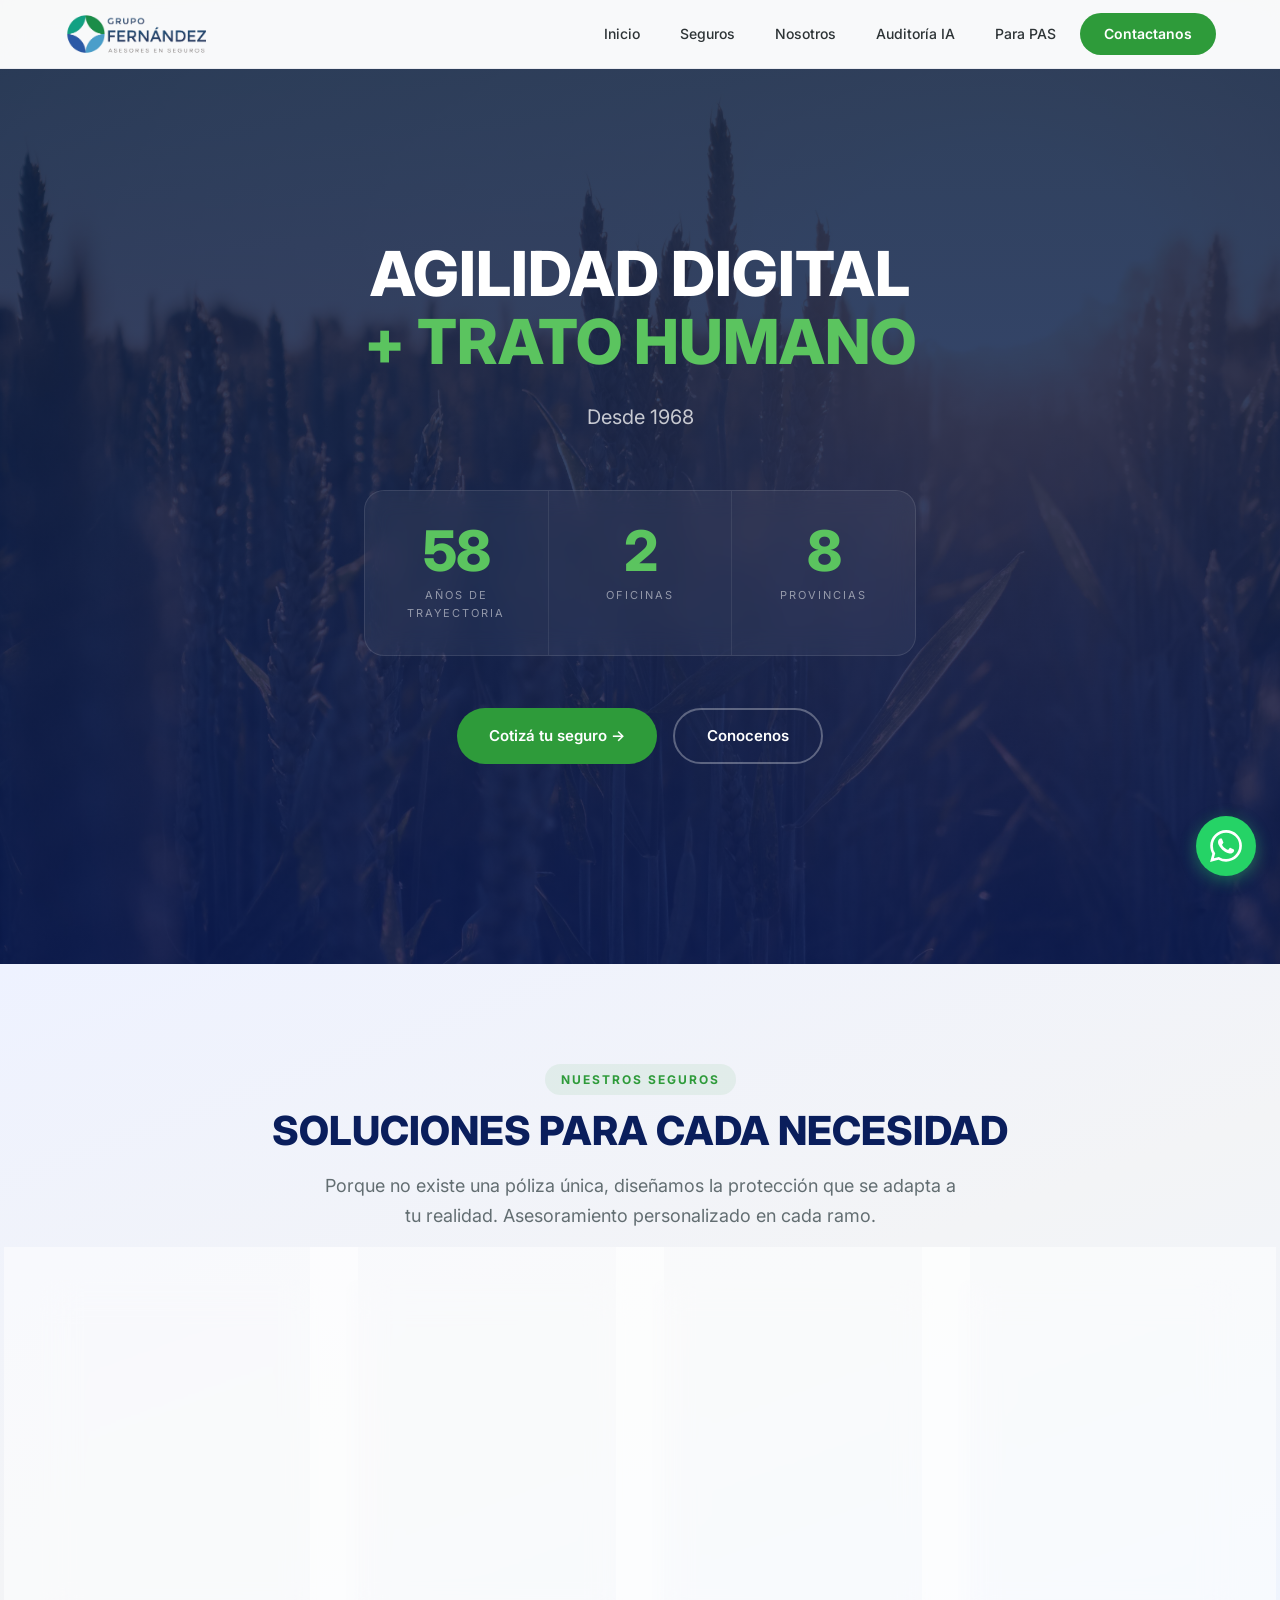
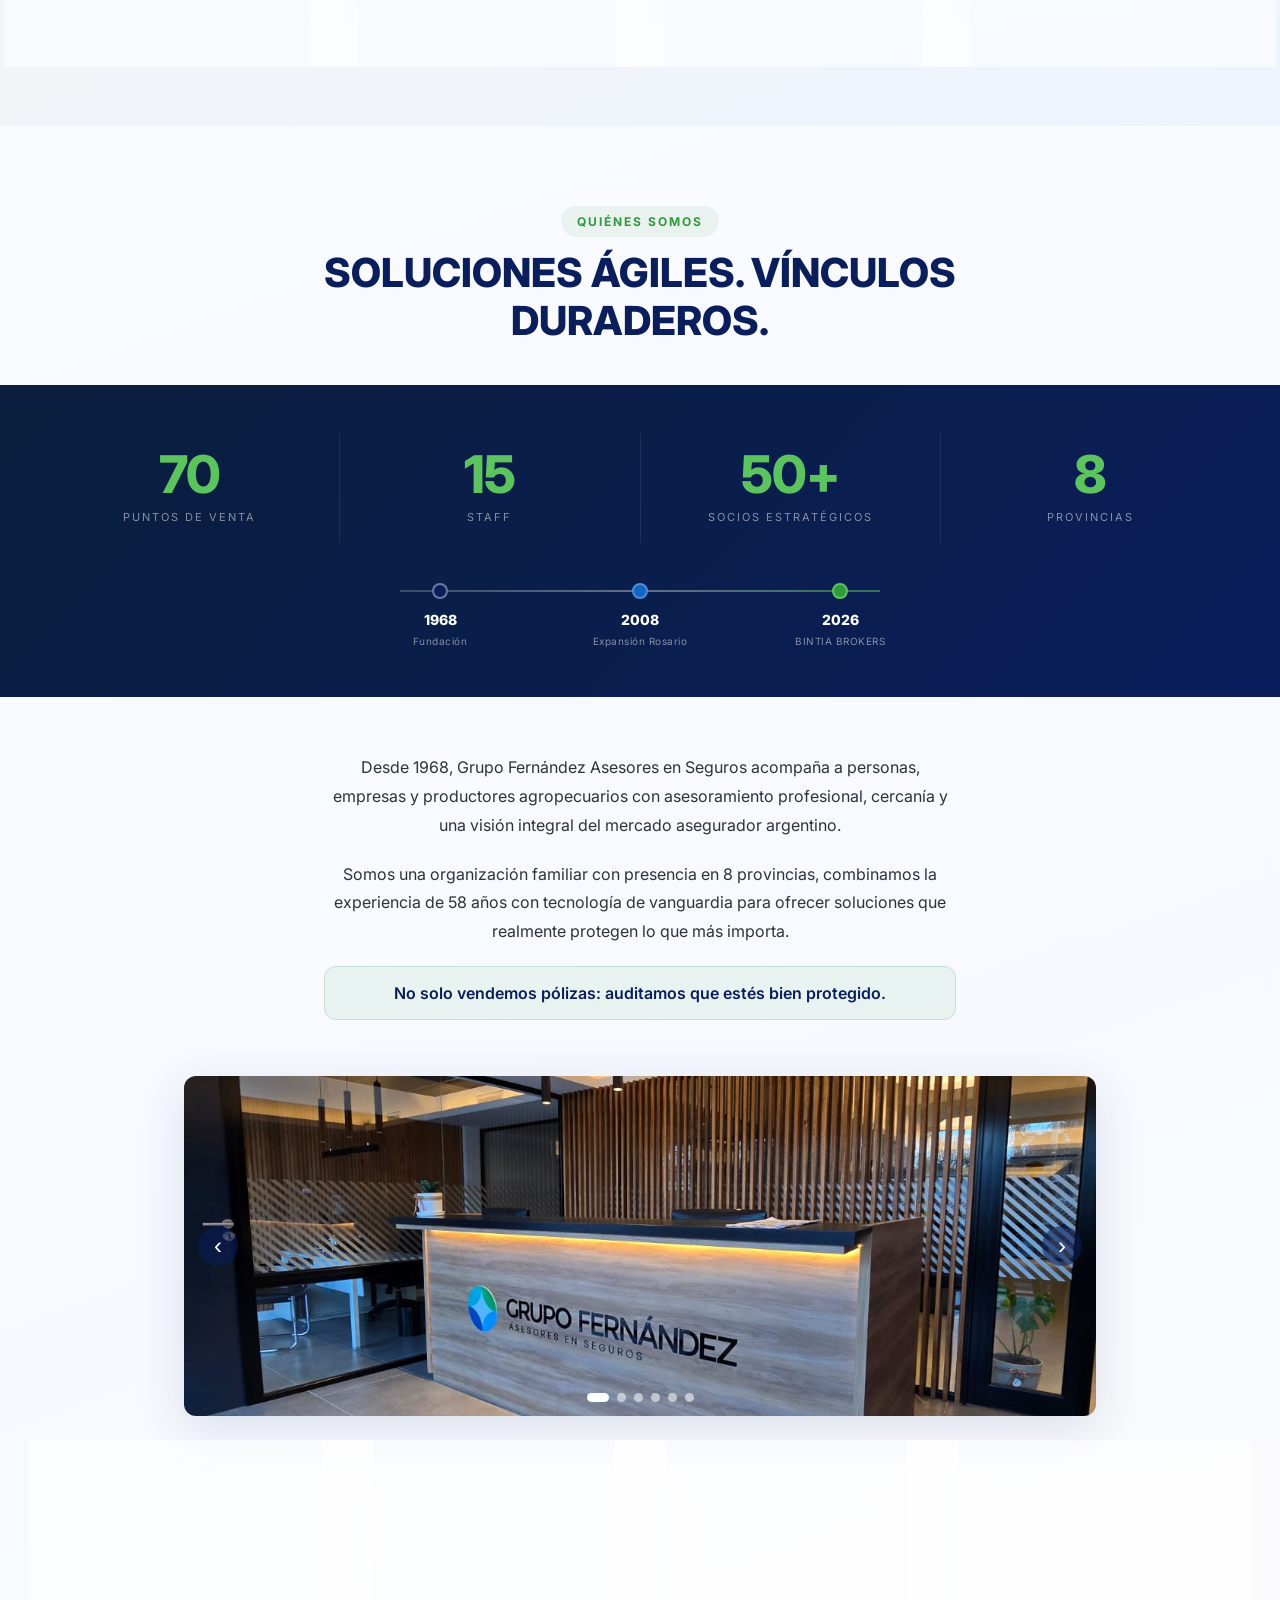
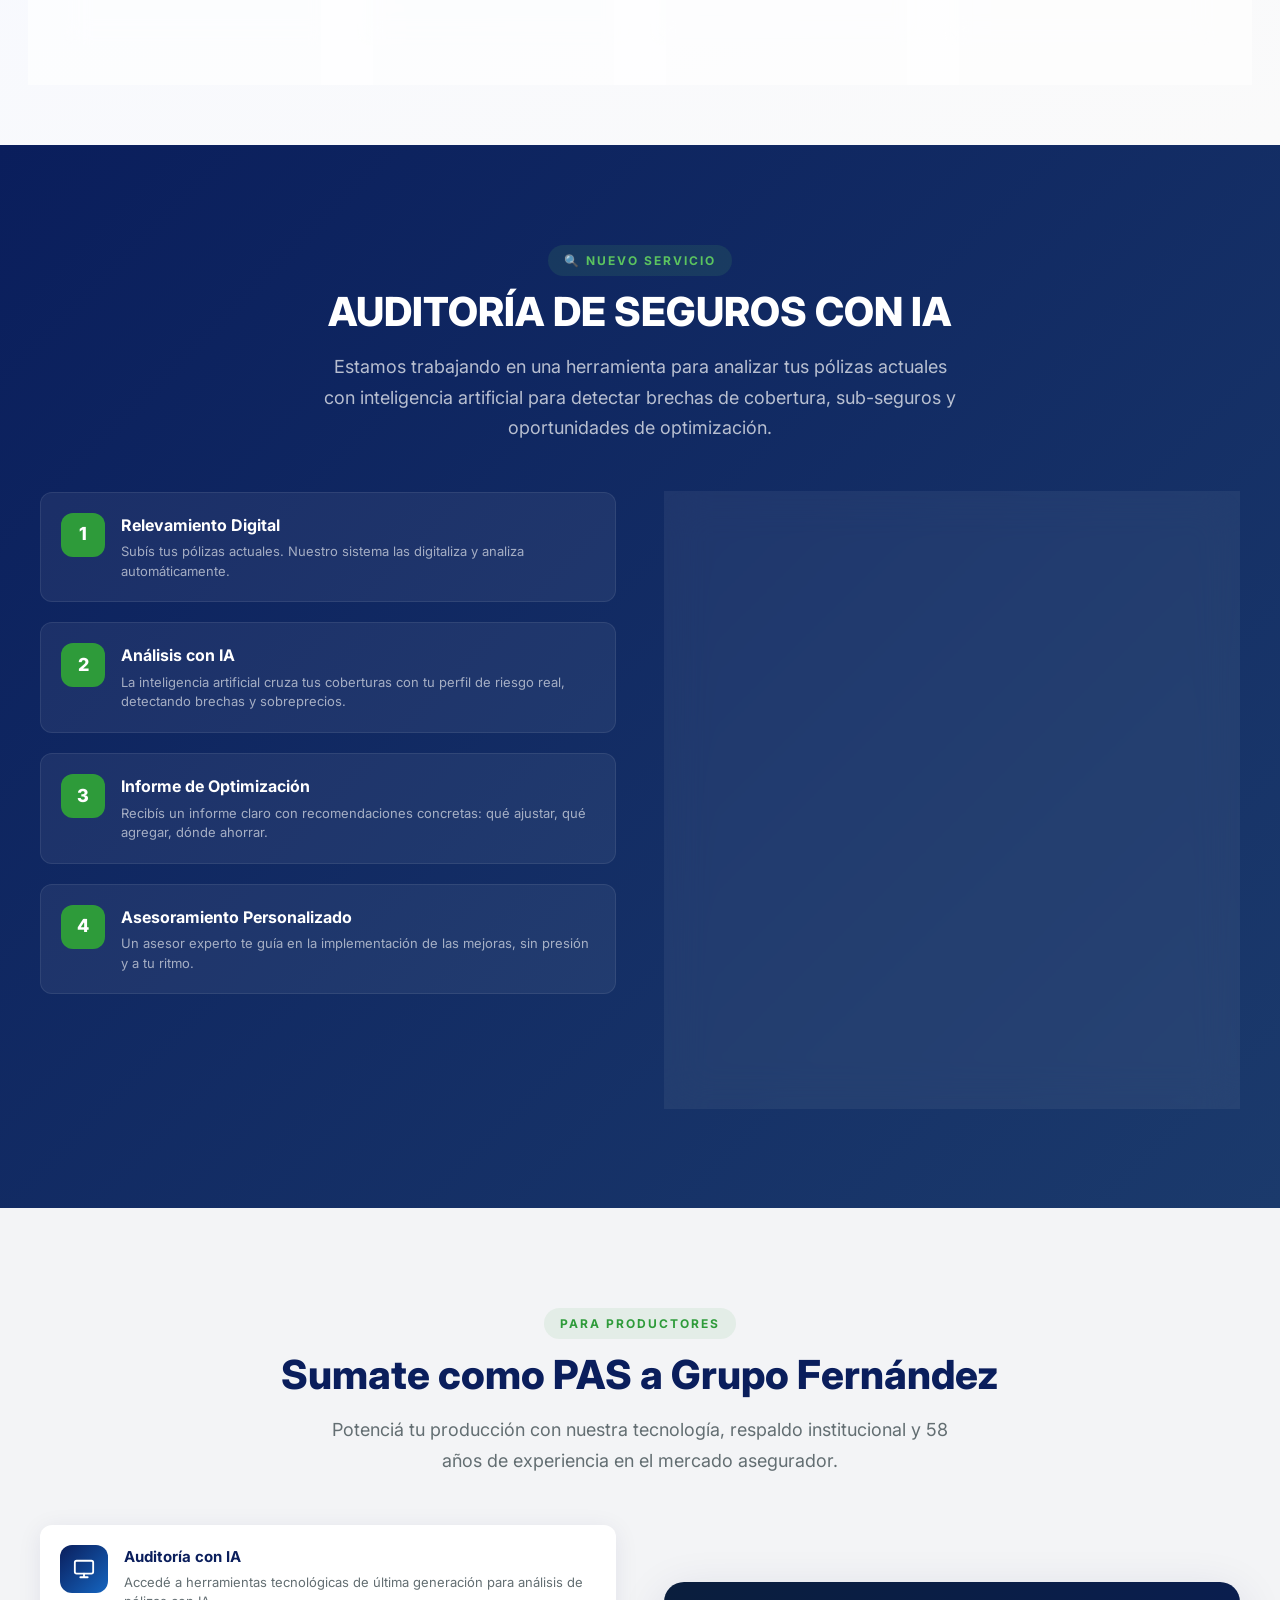
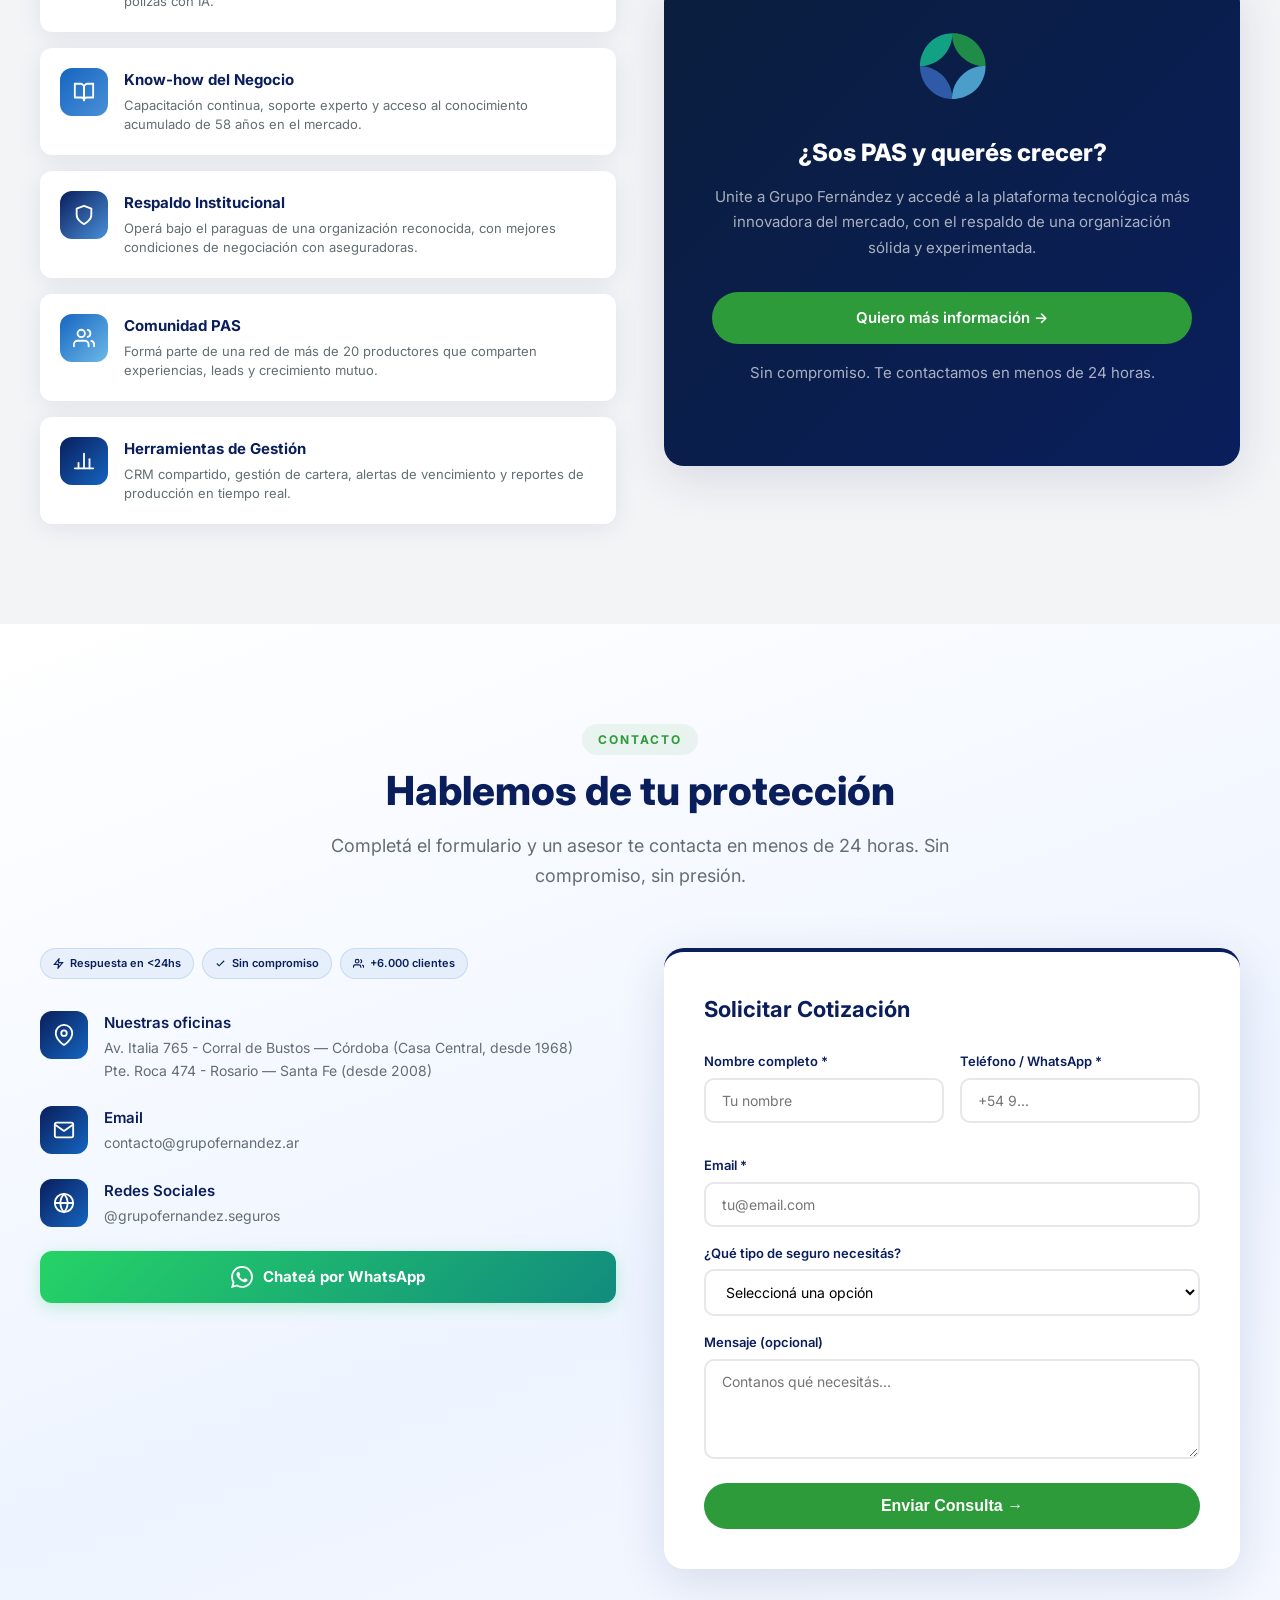
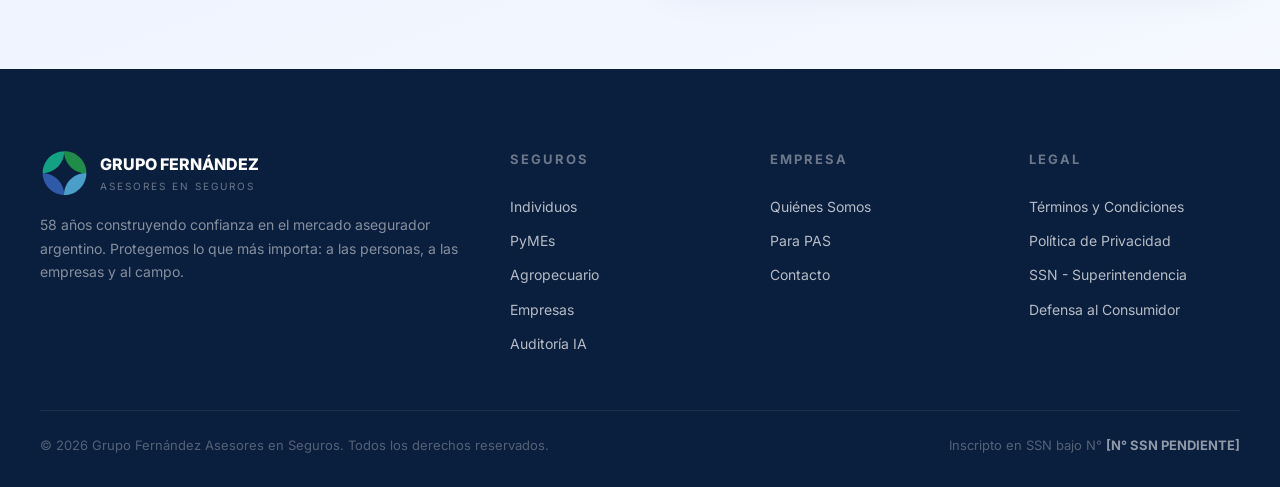
<file: index.html>
﻿<!DOCTYPE html>
<html lang="es">
<head>
<meta charset="UTF-8">
<meta name="viewport" content="width=device-width, initial-scale=1.0">

<!-- SEO primario -->
<title>Grupo Fernández | Asesores en Seguros — 58 años protegiendo lo que más importa</title>
<meta name="description" content="Grupo Fernández: asesores en seguros con 58 años de trayectoria en Argentina. Coberturas para individuos, PyMEs, agro y empresas. Asesoramiento personalizado en 8 provincias. Consultá sin compromiso.">
<meta name="keywords" content="seguros argentina, asesores en seguros, seguro automotor, seguro agro, seguro pyme, corral de bustos, rosario, grupo fernandez">
<link rel="canonical" href="https://www.grupofernandez.ar/">

<!-- Open Graph (WhatsApp, Facebook, LinkedIn) -->
<meta property="og:type" content="website">
<meta property="og:url" content="https://www.grupofernandez.ar/">
<meta property="og:title" content="Grupo Fernández | Asesores en Seguros — 58 años de confianza">
<meta property="og:description" content="Protegemos lo que más importa: personas, empresas y el campo. Asesoramiento profesional en seguros con presencia en 8 provincias de Argentina.">
<meta property="og:image" content="https://www.grupofernandez.ar/src/og-social.jpg">
<meta property="og:image:width" content="1200">
<meta property="og:image:height" content="630">
<meta property="og:locale" content="es_AR">
<meta property="og:site_name" content="Grupo Fernández Asesores en Seguros">

<!-- Twitter Card -->
<meta name="twitter:card" content="summary_large_image">
<meta name="twitter:title" content="Grupo Fernández | Asesores en Seguros — 58 años de confianza">
<meta name="twitter:description" content="Protegemos lo que más importa: personas, empresas y el campo. Asesoramiento profesional en seguros con presencia en 8 provincias de Argentina.">
<meta name="twitter:image" content="https://www.grupofernandez.ar/src/og-social.jpg">

<!-- Datos estructurados schema.org — InsuranceAgency -->
<!-- NOTA: completar streetAddress y el N° SSN cuando esté disponible -->
<script type="application/ld+json">
{
  "@context": "https://schema.org",
  "@type": "InsuranceAgency",
  "name": "Grupo Fernández Asesores en Seguros",
  "alternateName": "Organización Fernández",
  "url": "https://www.grupofernandez.ar",
  "logo": "https://www.grupofernandez.ar/src/logo.png",
  "image": "https://www.grupofernandez.ar/src/og-social.jpg",
  "description": "Asesores en seguros con 58 años de trayectoria en el mercado asegurador argentino. Cobertura para individuos, familias, PyMEs, empresas y productores agropecuarios.",
  "foundingDate": "1968",
  "telephone": "+54-3468-562921",
  "email": "contacto@grupofernandez.ar",
  "address": [
    {
      "@type": "PostalAddress",
      "streetAddress": "Av. Italia 765",
      "addressLocality": "Corral de Bustos",
      "addressRegion": "Córdoba",
      "addressCountry": "AR"
    },
    {
      "@type": "PostalAddress",
      "streetAddress": "Pte. Roca 474",
      "addressLocality": "Rosario",
      "addressRegion": "Santa Fe",
      "addressCountry": "AR"
    }
  ],
  "areaServed": {
    "@type": "Country",
    "name": "Argentina"
  },
  "numberOfEmployees": { "@type": "QuantitativeValue", "value": 13 },
  "sameAs": [
    "https://www.instagram.com/grupofernandez.seguros"
  ]
}
</script>

<link rel="icon" type="image/png" href="src/favicon-grupofer.PNG">
<link rel="preconnect" href="https://fonts.googleapis.com">
<link href="https://fonts.googleapis.com/css2?family=Inter:wght@400;500;600;700;800&family=Playfair+Display:wght@700;800&display=swap" rel="stylesheet">
<link rel="stylesheet" href="style.css">
</head>
<body>

<!-- NAVIGATION -->
<nav class="nav" id="nav">
  <div class="nav-inner">
    <a href="#home" class="nav-logo">
      <img src="src/logo.png" alt="Grupo Fernández" height="44" loading="eager">
    </a>
    <div class="nav-links" id="navLinks">
      <a href="#home">Inicio</a>
      <a href="#seguros">Seguros</a>
      <a href="#nosotros">Nosotros</a>
      <a href="#auditoria">Auditoría IA</a>
      <a href="#pas">Para PAS</a>
      <a href="#contacto" class="nav-cta">Contactanos</a>
    </div>
    <button class="nav-menu-btn" id="menuBtn" aria-label="Abrir menú" aria-expanded="false" onclick="toggleMenu()">
      <span></span><span></span><span></span>
    </button>
  </div>
</nav>

<!-- HERO -->
<section class="hero" id="home">
  <div class="hero-bg"></div>
  <div class="hero-inner">
    <h1>AGILIDAD DIGITAL<br><em>+ TRATO HUMANO</em></h1>
    <p>Desde 1968</p>
    <div class="hero-stats">
      <div class="hero-stat">
        <div class="num">58</div>
        <div class="label">Años de trayectoria</div>
      </div>
      <div class="hero-stat">
        <div class="num">2</div>
        <div class="label">Oficinas</div>
      </div>
      <div class="hero-stat">
        <div class="num">8</div>
        <div class="label">Provincias</div>
      </div>
    </div>
    <div class="hero-buttons">
      <a href="#contacto" class="btn btn-primary">Cotizá tu seguro →</a>
      <a href="#nosotros" class="btn btn-secondary">Conocenos</a>
    </div>
  </div>
</section>

<!-- SEGUROS POR SEGMENTO -->
<section class="seguros" id="seguros">
  <div class="section-inner">
    <div class="section-tag">Nuestros Seguros</div>
    <h2 class="section-title">SOLUCIONES PARA CADA NECESIDAD</h2>
    <p class="section-subtitle">Porque no existe una póliza única, diseñamos la protección que se adapta a tu realidad. Asesoramiento personalizado en cada ramo.</p>
    <div class="seguros-grid">
      <div class="seguro-card animate" data-num="01">
        <div class="seguro-icon"><svg width="30" height="30" viewBox="0 0 24 24" fill="none" stroke="white" stroke-width="2" stroke-linecap="round" stroke-linejoin="round"><circle cx="9" cy="7" r="4"/><path d="M3 21v-2a4 4 0 0 1 4-4h4a4 4 0 0 1 4 4v2"/><path d="M16 3.13a4 4 0 0 1 0 7.75"/><path d="M21 21v-2a4 4 0 0 0-3-3.85"/></svg></div>
        <h3>Individuos y Familias</h3>
        <p>Protección integral para vos y tu familia. Desde tu auto hasta tu hogar, con la tranquilidad de estar respaldado por profesionales.</p>
        <div class="seguro-products">
          <span>Automotor</span><span>Combinado Familiar</span><span>Vida</span><span>AP</span><span>Salud</span>
        </div>
        <a href="https://cotiza.sancorseguros.com.ar/pas/gf&co"  target="_blank" rel="noopener noreferrer" class="btn-link">Cotizar ahora →</a>
      </div>
      <div class="seguro-card animate" data-num="02">
        <div class="seguro-icon"><svg width="30" height="30" viewBox="0 0 24 24" fill="none" stroke="white" stroke-width="2" stroke-linecap="round" stroke-linejoin="round"><path d="M2 3h20"/><path d="M4 3l1 9h14l1-9"/><path d="M4 12a3 3 0 0 0 6 0 3 3 0 0 0 6 0 3 3 0 0 0 6 0"/><path d="M6 21V13h12v8"/><path d="M10 17h4"/></svg></div>
        <h3>PyMEs</h3>
        <p>Tu negocio merece protección experta. Coberturas diseñadas para comercios, industrias y empresas de servicios.</p>
        <div class="seguro-products">
          <span>Integral Comercio</span><span>TRO</span><span>RC</span><span>ART</span><span>Flota</span>
        </div>
        <a href="javascript:void(0)" onclick="openChatbot('PyMEs / Comercio')" class="btn-link">Cotizar ahora →</a>
      </div>
      <div class="seguro-card animate" data-num="03">
        <div class="seguro-icon"><svg width="30" height="30" viewBox="0 0 24 24" fill="none" stroke="white" stroke-width="2" stroke-linecap="round" stroke-linejoin="round"><path d="M12 22V10"/><path d="M12 10C12 10 8 8 8 4a4 4 0 0 1 8 0c0 4-4 6-4 6Z"/><path d="M12 14c-3 0-5-1.5-5-4"/><path d="M12 14c3 0 5-1.5 5-4"/><path d="M12 18c-3 0-5-1.5-5-4"/><path d="M12 18c3 0 5-1.5 5-4"/></svg></div>
        <h3>Agro / Productores</h3>
        <p>Más de 50 años protegiendo al campo argentino. Somos especialistas en seguros agropecuarios con el know-how que tu producción necesita.</p>
        <div class="seguro-products">
          <span>Granizo</span><span>Multi-riesgo</span><span>Integral Agro</span><span>Hacienda</span>
        </div>
        <a href="javascript:void(0)" onclick="openChatbot('Agro / Rural')" class="btn-link">Cotizar ahora →</a>
      </div>
      <div class="seguro-card animate" data-num="04">
        <div class="seguro-icon"><svg width="30" height="30" viewBox="0 0 24 24" fill="none" stroke="white" stroke-width="2" stroke-linecap="round" stroke-linejoin="round"><rect x="4" y="2" width="16" height="20" rx="1"/><path d="M9 22v-4h6v4"/><path d="M8 6h.01M12 6h.01M16 6h.01"/><path d="M8 10h.01M12 10h.01M16 10h.01"/><path d="M8 14h.01M12 14h.01M16 14h.01"/></svg></div>
        <h3>Empresas</h3>
        <p>Soluciones corporativas integrales. Paquetes que cubren todos los riesgos de tu empresa en un solo lugar.</p>
        <div class="seguro-products">
          <span>Paquete Corporativo</span><span>ART</span><span>Flota</span><span>RC Profesional</span>
        </div>
        <a href="javascript:void(0)" onclick="openChatbot('Empresas')" class="btn-link">Cotizar ahora →</a>
      </div>
    </div>
  </div>
</section>

<!-- QUIENES SOMOS -->
<section id="nosotros">
  <div class="nosotros-header">
    <div class="section-tag">Quiénes Somos</div>
    <h2 class="section-title">SOLUCIONES ÁGILES. VÍNCULOS DURADEROS.</h2>
  </div>

  <div class="nosotros-stats-bar">
    <div class="nosotros-stats">
      <div class="nosotros-stat"><div class="num">70</div><div class="label">Puntos de venta</div></div>
      <div class="nosotros-stat"><div class="num">15</div><div class="label">Staff</div></div>
      <div class="nosotros-stat"><div class="num">50+</div><div class="label">Socios Estratégicos</div></div>
      <div class="nosotros-stat"><div class="num">8</div><div class="label">Provincias</div></div>
    </div>
    <div class="timeline-bar">
      <div><span class="timeline-year">1968</span><span class="timeline-label">Fundación</span></div>
      <div><span class="timeline-year">2008</span><span class="timeline-label">Expansión Rosario</span></div>
      <div><span class="timeline-year">2026</span><span class="timeline-label">BINTIA BROKERS</span></div>
    </div>
  </div>

  <div class="nosotros-text">
    <p class="about-text">Desde 1968, Grupo Fernández Asesores en Seguros acompaña a personas, empresas y productores agropecuarios con asesoramiento profesional, cercanía y una visión integral del mercado asegurador argentino.</p>
    <p class="about-text">Somos una organización familiar con presencia en 8 provincias, combinamos la experiencia de 58 años con tecnología de vanguardia para ofrecer soluciones que realmente protegen lo que más importa.</p>
    <p class="about-callout">No solo vendemos pólizas: auditamos que estés bien protegido.</p>
  </div>

  <div class="nosotros-img">
    <div class="oficina-slider" id="oficinaSlider">
      <div class="oficina-slider-track" id="oficinaSliderTrack">
        <img src="src/oficina-1.jfif" alt="Oficina Organización Fernández - Asesores en Seguros 1" loading="lazy">
        <img src="src/oficina-2.jfif" alt="Oficina Organización Fernández - Asesores en Seguros 2" loading="lazy">
        <img src="src/oficina-3.jfif" alt="Oficina Organización Fernández - Asesores en Seguros 3" loading="lazy">
        <img src="src/oficina-4.jfif" alt="Oficina Organización Fernández - Asesores en Seguros 4" loading="lazy">
        <img src="src/oficina-5.jfif" alt="Oficina Organización Fernández - Asesores en Seguros 5" loading="lazy">
        <img src="src/oficina-6.jfif" alt="Oficina Organización Fernández - Asesores en Seguros 6" loading="lazy">
      </div>
      <button class="oficina-slider-btn prev" onclick="oficinaSliderMove(-1)" aria-label="Imagen anterior">‹</button>
      <button class="oficina-slider-btn next" onclick="oficinaSliderMove(1)" aria-label="Imagen siguiente">›</button>
      <div class="oficina-slider-dots" id="oficinaSliderDots"></div>
    </div>
  </div>

  <div class="nosotros-values">
    <div class="nosotros-value-card">
      <div class="about-value-icon"><svg width="22" height="22" viewBox="0 0 24 24" fill="none" stroke="white" stroke-width="2" stroke-linecap="round" stroke-linejoin="round"><path d="M12 22s8-4 8-10V5l-8-3-8 3v7c0 6 8 10 8 10z"/><polyline points="9 12 11 14 15 10"/></svg></div>
      <h4>CONFIANZA</h4>
      <p>Valor primario y fundacional</p>
    </div>
    <div class="nosotros-value-card">
      <div class="about-value-icon"><svg width="22" height="22" viewBox="0 0 24 24" fill="none" stroke="white" stroke-width="2" stroke-linecap="round" stroke-linejoin="round"><path d="M1 12s4-8 11-8 11 8 11 8-4 8-11 8-11-8-11-8z"/><circle cx="12" cy="12" r="3"/></svg></div>
      <h4>TRANSPARENCIA</h4>
      <p>Sin letra chica</p>
    </div>
    <div class="nosotros-value-card">
      <div class="about-value-icon"><svg width="22" height="22" viewBox="0 0 24 24" fill="none" stroke="white" stroke-width="2" stroke-linecap="round" stroke-linejoin="round"><circle cx="12" cy="8" r="6"/><path d="M15.477 12.89L17 22l-5-3-5 3 1.523-9.11"/></svg></div>
      <h4>PROFESIONALISMO</h4>
      <p>Conocimiento experto</p>
    </div>
    <div class="nosotros-value-card">
      <div class="about-value-icon"><svg width="22" height="22" viewBox="0 0 24 24" fill="none" stroke="white" stroke-width="2" stroke-linecap="round" stroke-linejoin="round"><path d="M22 11.08V12a10 10 0 1 1-5.93-9.14"/><polyline points="22 4 12 14.01 9 11.01"/></svg></div>
      <h4>COMPROMISO</h4>
      <p>Dedicación integral</p>
    </div>
  </div>
</section>

<!-- AUDITORIA DE SEGUROS -->
<section class="auditoria" id="auditoria">
  <div class="section-inner">
    <div class="auditoria-header">
      <div class="section-tag">🔍 Nuevo Servicio</div>
      <h2 class="section-title">AUDITORÍA DE SEGUROS CON IA</h2>
      <p class="section-subtitle">Estamos trabajando en una herramienta para analizar tus pólizas actuales con inteligencia artificial para detectar brechas de cobertura, sub-seguros y oportunidades de optimización.</p>
    </div>
    <div class="auditoria-grid">
      <div class="auditoria-steps">
        <div class="audit-step">
          <div class="audit-step-num">1</div>
          <div>
            <h4>Relevamiento Digital</h4>
            <p>Subís tus pólizas actuales. Nuestro sistema las digitaliza y analiza automáticamente.</p>
          </div>
        </div>
        <div class="audit-step">
          <div class="audit-step-num">2</div>
          <div>
            <h4>Análisis con IA</h4>
            <p>La inteligencia artificial cruza tus coberturas con tu perfil de riesgo real, detectando brechas y sobreprecios.</p>
          </div>
        </div>
        <div class="audit-step">
          <div class="audit-step-num">3</div>
          <div>
            <h4>Informe de Optimización</h4>
            <p>Recibís un informe claro con recomendaciones concretas: qué ajustar, qué agregar, dónde ahorrar.</p>
          </div>
        </div>
        <div class="audit-step">
          <div class="audit-step-num">4</div>
          <div>
            <h4>Asesoramiento Personalizado</h4>
            <p>Un asesor experto te guía en la implementación de las mejoras, sin presión y a tu ritmo.</p>
          </div>
        </div>
      </div>
      <div class="auditoria-cta">
        <h3 style="font-size:26px;font-weight:800;color:var(--celeste)">Auditoría PyME</h3>
        <p class="audit-report-label">Qué incluye el informe</p>
        <div class="audit-report-grid">
          <div class="audit-report-item">
            <span class="check">✓</span>
            <div><h5>A — Resumen Ejecutivo</h5><p>Síntesis del análisis y conclusiones clave.</p></div>
          </div>
          <div class="audit-report-item">
            <span class="check">✓</span>
            <div><h5>B — Ficha Técnica</h5><p>Datos identificatorios, vigencias, sumas aseguradas.</p></div>
          </div>
          <div class="audit-report-item">
            <span class="check">✓</span>
            <div><h5>C — Matriz de Coberturas</h5><p>Detalle por cobertura con estados.</p></div>
          </div>
          <div class="audit-report-item">
            <span class="check">✓</span>
            <div><h5>D — Obligaciones y Cargas</h5><p>Deberes del asegurado y plazos.</p></div>
          </div>
          <div class="audit-report-item">
            <span class="check">✓</span>
            <div><h5>E — Puntos Rojos</h5><p>Hallazgos críticos con semáforo.</p></div>
          </div>
          <div class="audit-report-item">
            <span class="check">✓</span>
            <div><h5>F — Recomendaciones</h5><p>Acciones sugeridas al PAS y al cliente.</p></div>
          </div>
          <div class="audit-report-item">
            <span class="check">✓</span>
            <div><h5>G — Coberturas Faltantes</h5><p>Detección contra el baseline.</p></div>
          </div>
          <div class="audit-report-item">
            <span class="check">✓</span>
            <div><h5>H — Comparativo</h5><p>Requiere tipo H y 2 pólizas cargadas.</p></div>
          </div>
        </div>
        <a href="#contacto" class="btn btn-primary" style="width:100%;justify-content:center">Próximamente →</a>
      </div>
    </div>
  </div>
</section>

<!-- PARA PAS -->
<section class="pas" id="pas">
  <div class="section-inner">
    <div class="pas-header">
      <div class="section-tag">Para Productores</div>
      <h2 class="section-title">Sumate como PAS a Grupo Fernández</h2>
      <p class="section-subtitle">Potenciá tu producción con nuestra tecnología, respaldo institucional y 58 años de experiencia en el mercado asegurador.</p>
    </div>
    <div class="pas-grid">
      <div class="pas-benefits">
        <div class="pas-benefit">
          <div class="pas-benefit-icon"><svg width="22" height="22" viewBox="0 0 24 24" fill="none" stroke="white" stroke-width="2" stroke-linecap="round" stroke-linejoin="round"><rect x="2" y="3" width="20" height="14" rx="2"/><path d="M8 21h8M12 17v4"/></svg></div>
          <div>
            <h4>Auditoría con IA</h4>
            <p>Accedé a herramientas tecnológicas de última generación para análisis de pólizas con IA.</p>
          </div>
        </div>
        <div class="pas-benefit">
          <div class="pas-benefit-icon"><svg width="22" height="22" viewBox="0 0 24 24" fill="none" stroke="white" stroke-width="2" stroke-linecap="round" stroke-linejoin="round"><path d="M2 3h6a4 4 0 0 1 4 4v14a3 3 0 0 0-3-3H2z"/><path d="M22 3h-6a4 4 0 0 0-4 4v14a3 3 0 0 1 3-3h7z"/></svg></div>
          <div>
            <h4>Know-how del Negocio</h4>
            <p>Capacitación continua, soporte experto y acceso al conocimiento acumulado de 58 años en el mercado.</p>
          </div>
        </div>
        <div class="pas-benefit">
          <div class="pas-benefit-icon"><svg width="22" height="22" viewBox="0 0 24 24" fill="none" stroke="white" stroke-width="2" stroke-linecap="round" stroke-linejoin="round"><path d="M12 22s8-4 8-10V5l-8-3-8 3v7c0 6 8 10 8 10z"/></svg></div>
          <div>
            <h4>Respaldo Institucional</h4>
            <p>Operá bajo el paraguas de una organización reconocida, con mejores condiciones de negociación con aseguradoras.</p>
          </div>
        </div>
        <div class="pas-benefit">
          <div class="pas-benefit-icon"><svg width="22" height="22" viewBox="0 0 24 24" fill="none" stroke="white" stroke-width="2" stroke-linecap="round" stroke-linejoin="round"><path d="M17 21v-2a4 4 0 0 0-4-4H5a4 4 0 0 0-4 4v2"/><circle cx="9" cy="7" r="4"/><path d="M23 21v-2a4 4 0 0 0-3-3.87"/><path d="M16 3.13a4 4 0 0 1 0 7.75"/></svg></div>
          <div>
            <h4>Comunidad PAS</h4>
            <p>Formá parte de una red de más de 20 productores que comparten experiencias, leads y crecimiento mutuo.</p>
          </div>
        </div>
        <div class="pas-benefit">
          <div class="pas-benefit-icon"><svg width="22" height="22" viewBox="0 0 24 24" fill="none" stroke="white" stroke-width="2" stroke-linecap="round" stroke-linejoin="round"><line x1="18" y1="20" x2="18" y2="10"/><line x1="12" y1="20" x2="12" y2="4"/><line x1="6" y1="20" x2="6" y2="14"/><line x1="2" y1="20" x2="22" y2="20"/></svg></div>
          <div>
            <h4>Herramientas de Gestión</h4>
            <p>CRM compartido, gestión de cartera, alertas de vencimiento y reportes de producción en tiempo real.</p>
          </div>
        </div>
      </div>
      <div class="pas-cta-card">
        <svg viewBox="0 0 297.6 298" xmlns="http://www.w3.org/2000/svg" style="width:72px;height:72px;margin-bottom:24px">
          <path fill="#4B9ECA" d="M287.8,149.5c0.4,26.4-6.8,50.6-20.9,73c-11.5,18.2-26.4,32.7-44.8,43.8c-18.5,11.1-38.5,17.6-60.1,18.9c-6.8,0.4-13.6,1.3-20.5-0.1c0.2-0.2,0.3-0.5,0.5-0.5c6,0.2,6.3-3.9,6.2-8.3c0.8-2.7,1.5-5.4,1.3-8.2c3.7-27.2,14.2-51.5,32.3-72.1c21.7-24.7,48.8-40.1,81.4-45.6c1.1-0.2,2.2-0.5,3.3-0.6c4,0,8-0.7,12-1.4C281.6,148.4,284.9,147.2,287.8,149.5z"/>
          <path fill="#12A183" d="M175.2,15.8c-7.2-0.1-14.3-1.7-21.6-1.5c-3.1,0.1-4.2,0.8-4,4c0.2,3.7,1.4,7.4,0.7,11.1c-2.1-0.3-0.4-2.1-0.8-2.5c-0.5,13.6-4.4,26.9-9.6,39.7c-6.4,15.9-15.9,30-27.8,42.3c-11.2,11.7-24.2,21.1-38.9,28.1C60.4,143.1,47,147.1,33,149.4c-4.4,0.3-8.7,0.8-13,1.3c-1.3,0.2-2.6,0.2-3.8-0.6C15.5,129.5,20,109.9,29,91.5C48.3,52.2,79.3,27.3,121.8,17c16.8-4.1,33.8-4.7,51-2C173.6,15.1,174.4,15.5,175.2,15.8z"/>
          <path fill="#2E5AA7" d="M16.2,150.1c1.3-0.1,2.7-0.2,4-0.3c4.2-0.3,8.4-0.2,12.6,0.1c13.1,1.8,25.6,5.6,37.5,11.1c13,6,24.8,13.8,35.4,23.4c11,9.9,19.8,21.4,27.1,34.1c7.3,12.6,12.1,26.2,14.9,40.5c0.5,2.3,1,4.6,1.4,7c0,3.3,0.9,6.6-0.1,9.9c0,0.4-0.1,0.7-0.1,1.1c0,7.6,0,7.6-7.5,8.1c-31.1-2.4-58.2-14.2-81.2-35.2c-23.7-21.7-37.8-48.6-42.8-80.3C16.4,163.1,16,156.6,16.2,150.1z"/>
          <path fill="#1F8D48" d="M287.8,149.5c-3.3,0-6.5,0-9.8,0c-5.3,0.5-10.6-0.1-15.9-0.7c-24.9-4.5-47.2-14.8-66.2-31.4c-26-22.7-41.5-51.4-46.3-85.7c-0.2-1.1-0.2-2.2-0.2-3.4c0.4-3.5-1-6.9-0.8-10.4c0.1-2.8,0.9-4.1,4.2-4.1c7.5,0,15,0.8,22.4,1.9c16.3,2.3,31.4,8.1,45.4,16.4c27.8,16.4,47.6,39.8,59,70.1C285.3,117.5,288.4,133.2,287.8,149.5z"/>
        </svg>
        <h3>¿Sos PAS y querés crecer?</h3>
        <p>Unite a Grupo Fernández y accedé a la plataforma tecnológica más innovadora del mercado, con el respaldo de una organización sólida y experimentada.</p>
        <a href="https://wa.me/5493468562921" class="btn btn-primary" style="width:100%;justify-content:center">Quiero más información →</a>
        <p class="pas-cta-note">Sin compromiso. Te contactamos en menos de 24 horas.</p>
      </div>
    </div>
  </div>
</section>

<!-- CONTACTO -->
<section class="contacto" id="contacto">
  <div class="section-inner">
    <div class="contacto-header">
      <div class="section-tag">Contacto</div>
      <h2 class="section-title">Hablemos de tu protección</h2>
      <p class="section-subtitle">Completá el formulario y un asesor te contacta en menos de 24 horas. Sin compromiso, sin presión.</p>
    </div>
    <div class="contacto-grid">
      <div class="contacto-info">
        <div class="contacto-trust">
          <div class="trust-badge"><svg width="11" height="11" viewBox="0 0 24 24" fill="none" stroke="currentColor" stroke-width="2.5"><polygon points="13 2 3 14 12 14 11 22 21 10 12 10 13 2"/></svg> Respuesta en &lt;24hs</div>
          <div class="trust-badge"><svg width="11" height="11" viewBox="0 0 24 24" fill="none" stroke="currentColor" stroke-width="2.5"><polyline points="20 6 9 17 4 12"/></svg> Sin compromiso</div>
          <div class="trust-badge"><svg width="11" height="11" viewBox="0 0 24 24" fill="none" stroke="currentColor" stroke-width="2.5"><path d="M17 21v-2a4 4 0 0 0-4-4H5a4 4 0 0 0-4 4v2"/><circle cx="9" cy="7" r="4"/><path d="M23 21v-2a4 4 0 0 0-3-3.87"/><path d="M16 3.13a4 4 0 0 1 0 7.75"/></svg> +6.000 clientes</div>
        </div>
        <div class="contacto-item">
          <div class="contacto-item-icon"><svg width="22" height="22" viewBox="0 0 24 24" fill="none" stroke="white" stroke-width="2" stroke-linecap="round" stroke-linejoin="round"><path d="M21 10c0 7-9 13-9 13s-9-6-9-13a9 9 0 0 1 18 0z"/><circle cx="12" cy="10" r="3"/></svg></div>
          <div>
            <h4>Nuestras oficinas</h4>
            <p>Av. Italia 765 - Corral de Bustos — Córdoba (Casa Central, desde 1968)</p>
            <p>Pte. Roca 474 - Rosario — Santa Fe (desde 2008)</p>
          </div>
        </div>
        <div class="contacto-item">
          <div class="contacto-item-icon"><svg width="22" height="22" viewBox="0 0 24 24" fill="none" stroke="white" stroke-width="2" stroke-linecap="round" stroke-linejoin="round"><path d="M4 4h16c1.1 0 2 .9 2 2v12c0 1.1-.9 2-2 2H4c-1.1 0-2-.9-2-2V6c0-1.1.9-2 2-2z"/><polyline points="22,6 12,13 2,6"/></svg></div>
          <div>
            <h4>Email</h4>
            <p>contacto@grupofernandez.ar</p>
          </div>
        </div>
        <div class="contacto-item">
          <div class="contacto-item-icon"><svg width="22" height="22" viewBox="0 0 24 24" fill="none" stroke="white" stroke-width="2" stroke-linecap="round" stroke-linejoin="round"><circle cx="12" cy="12" r="10"/><line x1="2" y1="12" x2="22" y2="12"/><path d="M12 2a15.3 15.3 0 0 1 4 10 15.3 15.3 0 0 1-4 10 15.3 15.3 0 0 1-4-10 15.3 15.3 0 0 1 4-10z"/></svg></div>
          <div>
            <h4>Redes Sociales</h4>
            <p>@grupofernandez.seguros</p>
          </div>
        </div>
        <a href="https://wa.me/5493468562921" target="_blank" rel="noopener noreferrer" class="contacto-whatsapp">
          <svg width="22" height="22" viewBox="0 0 24 24" fill="white"><path d="M17.472 14.382c-.297-.149-1.758-.867-2.03-.967-.273-.099-.471-.148-.67.15-.197.297-.767.966-.94 1.164-.173.199-.347.223-.644.075-.297-.15-1.255-.463-2.39-1.475-.883-.788-1.48-1.761-1.653-2.059-.173-.297-.018-.458.13-.606.134-.133.298-.347.446-.52.149-.174.198-.298.298-.497.099-.198.05-.371-.025-.52-.075-.149-.669-1.612-.916-2.207-.242-.579-.487-.5-.669-.51-.173-.008-.371-.01-.57-.01-.198 0-.52.074-.792.372-.272.297-1.04 1.016-1.04 2.479 0 1.462 1.065 2.875 1.213 3.074.149.198 2.096 3.2 5.077 4.487.709.306 1.262.489 1.694.625.712.227 1.36.195 1.871.118.571-.085 1.758-.719 2.006-1.413.248-.694.248-1.289.173-1.413-.074-.124-.272-.198-.57-.347m-5.421 7.403h-.004a9.87 9.87 0 0 1-5.031-1.378l-.361-.214-3.741.982.998-3.648-.235-.374a9.86 9.86 0 0 1-1.51-5.26c.001-5.45 4.436-9.884 9.888-9.884 2.64 0 5.122 1.03 6.988 2.898a9.825 9.825 0 0 1 2.893 6.994c-.003 5.45-4.437 9.884-9.885 9.884m8.413-18.297A11.815 11.815 0 0 0 12.05 0C5.495 0 .16 5.335.157 11.892c0 2.096.547 4.142 1.588 5.945L.057 24l6.305-1.654a11.882 11.882 0 0 0 5.683 1.448h.005c6.554 0 11.89-5.335 11.893-11.893a11.821 11.821 0 0 0-3.48-8.413Z"/></svg>
          Chateá por WhatsApp
        </a>
      </div>
      <form class="contacto-form" id="contactoForm" novalidate>
        <!-- Web3Forms: las consultas llegan a contacto@grupofernandez.ar -->
        <input type="hidden" name="access_key" value="4e3cc261-6454-4cdd-90b4-f61175baaa68">
        <input type="hidden" name="subject" value="Nueva consulta desde el sitio web — Grupo Fernández">
        <input type="hidden" name="from_name" value="Sitio Web Grupo Fernández">
        <input type="checkbox" name="botcheck" style="display:none" tabindex="-1" autocomplete="off">
        <h3>Solicitar Cotización</h3>
        <div class="form-row">
          <div class="form-group">
            <label for="cf-nombre">Nombre completo *</label>
            <input type="text" id="cf-nombre" name="Nombre" placeholder="Tu nombre" required>
          </div>
          <div class="form-group">
            <label for="cf-tel">Teléfono / WhatsApp *</label>
            <input type="tel" id="cf-tel" name="Teléfono" placeholder="+54 9..." required>
          </div>
        </div>
        <div class="form-group">
          <label for="cf-email">Email *</label>
          <input type="email" id="cf-email" name="Email" placeholder="tu@email.com" required>
        </div>
        <div class="form-group">
          <label for="cf-seguro">¿Qué tipo de seguro necesitás?</label>
          <select id="cf-seguro" name="Tipo de seguro">
            <option value="">Seleccioná una opción</option>
            <option>Automotor</option>
            <option>Combinado Familiar / Hogar</option>
            <option>Agropecuario (Granizo / Multi-riesgo)</option>
            <option>Integral de Comercio</option>
            <option>ART</option>
            <option>Accidentes Personales</option>
            <option>Seguros de Salud</option>
            <option>Vida / Retiro</option>
            <option>Paquete Corporativo / Empresa</option>
            <option>Auditoría de Seguros con IA</option>
            <option>Quiero ser PAS / Socio</option>
            <option>Otro</option>
          </select>
        </div>
        <div class="form-group">
          <label for="cf-mensaje">Mensaje (opcional)</label>
          <textarea id="cf-mensaje" name="Mensaje" placeholder="Contanos qué necesitás..."></textarea>
        </div>
        <div id="formMsg" class="form-msg" style="display:none"></div>
        <button type="submit" class="form-submit" id="formBtn">Enviar Consulta →</button>
      </form>
    </div>
  </div>
</section>

<!-- FOOTER -->
<footer class="footer">
  <div class="footer-inner">
    <div class="footer-grid">
      <div class="footer-brand">
        <div style="display:flex;align-items:center;gap:12px">
          <svg viewBox="0 0 297.6 298" xmlns="http://www.w3.org/2000/svg" style="width:48px;height:48px">
            <path fill="#4B9ECA" d="M287.8,149.5c0.4,26.4-6.8,50.6-20.9,73c-11.5,18.2-26.4,32.7-44.8,43.8c-18.5,11.1-38.5,17.6-60.1,18.9c-6.8,0.4-13.6,1.3-20.5-0.1c0.2-0.2,0.3-0.5,0.5-0.5c6,0.2,6.3-3.9,6.2-8.3c0.8-2.7,1.5-5.4,1.3-8.2c3.7-27.2,14.2-51.5,32.3-72.1c21.7-24.7,48.8-40.1,81.4-45.6c1.1-0.2,2.2-0.5,3.3-0.6c4,0,8-0.7,12-1.4C281.6,148.4,284.9,147.2,287.8,149.5z"/>
            <path fill="#12A183" d="M175.2,15.8c-7.2-0.1-14.3-1.7-21.6-1.5c-3.1,0.1-4.2,0.8-4,4c0.2,3.7,1.4,7.4,0.7,11.1c-2.1-0.3-0.4-2.1-0.8-2.5c-0.5,13.6-4.4,26.9-9.6,39.7c-6.4,15.9-15.9,30-27.8,42.3c-11.2,11.7-24.2,21.1-38.9,28.1C60.4,143.1,47,147.1,33,149.4c-4.4,0.3-8.7,0.8-13,1.3c-1.3,0.2-2.6,0.2-3.8-0.6C15.5,129.5,20,109.9,29,91.5C48.3,52.2,79.3,27.3,121.8,17c16.8-4.1,33.8-4.7,51-2C173.6,15.1,174.4,15.5,175.2,15.8z"/>
            <path fill="#2E5AA7" d="M16.2,150.1c1.3-0.1,2.7-0.2,4-0.3c4.2-0.3,8.4-0.2,12.6,0.1c13.1,1.8,25.6,5.6,37.5,11.1c13,6,24.8,13.8,35.4,23.4c11,9.9,19.8,21.4,27.1,34.1c7.3,12.6,12.1,26.2,14.9,40.5c0.5,2.3,1,4.6,1.4,7c0,3.3,0.9,6.6-0.1,9.9c0,0.4-0.1,0.7-0.1,1.1c0,7.6,0,7.6-7.5,8.1c-31.1-2.4-58.2-14.2-81.2-35.2c-23.7-21.7-37.8-48.6-42.8-80.3C16.4,163.1,16,156.6,16.2,150.1z"/>
            <path fill="#1F8D48" d="M287.8,149.5c-3.3,0-6.5,0-9.8,0c-5.3,0.5-10.6-0.1-15.9-0.7c-24.9-4.5-47.2-14.8-66.2-31.4c-26-22.7-41.5-51.4-46.3-85.7c-0.2-1.1-0.2-2.2-0.2-3.4c0.4-3.5-1-6.9-0.8-10.4c0.1-2.8,0.9-4.1,4.2-4.1c7.5,0,15,0.8,22.4,1.9c16.3,2.3,31.4,8.1,45.4,16.4c27.8,16.4,47.6,39.8,59,70.1C285.3,117.5,288.4,133.2,287.8,149.5z"/>
          </svg>
          <div>
            <div style="font-weight:800;font-size:16px;color:white">GRUPO FERNÁNDEZ</div>
            <div style="font-size:10px;color:rgba(255,255,255,0.4);letter-spacing:2px">ASESORES EN SEGUROS</div>
          </div>
        </div>
        <p>58 años construyendo confianza en el mercado asegurador argentino. Protegemos lo que más importa: a las personas, a las empresas y al campo.</p>
      </div>
      <div class="footer-col">
        <h4>Seguros</h4>
        <a href="#seguros">Individuos</a>
        <a href="#seguros">PyMEs</a>
        <a href="#seguros">Agropecuario</a>
        <a href="#seguros">Empresas</a>
        <a href="#auditoria">Auditoría IA</a>
      </div>
      <div class="footer-col">
        <h4>Empresa</h4>
        <a href="#nosotros">Quiénes Somos</a>
        <a href="#pas">Para PAS</a>
        <a href="#contacto">Contacto</a>
      </div>
      <div class="footer-col">
        <h4>Legal</h4>
        <a href="terminos.html">Términos y Condiciones</a>
        <a href="privacidad.html">Política de Privacidad</a>
        <a href="https://www.argentina.gob.ar/ssn" target="_blank" rel="noopener noreferrer">SSN - Superintendencia</a>
        <a href="https://www.argentina.gob.ar/defensa" target="_blank" rel="noopener noreferrer">Defensa al Consumidor</a>
      </div>
    </div>
    <div class="footer-bottom">
      <span>© 2026 Grupo Fernández Asesores en Seguros. Todos los derechos reservados.</span>
      <span>Inscripto en SSN bajo N° <strong style="color:rgba(255,255,255,0.55)">[N° SSN PENDIENTE]</strong></span>
    </div>
  </div>
</footer>

<!-- CHATBOT COTIZACION -->
<div class="chatbot-overlay" id="chatbotOverlay" onclick="closeChatbot()"></div>
<div class="chatbot-widget" id="chatbotWidget">
  <div class="chatbot-header">
    <div class="chatbot-header-info">
      <div class="chatbot-avatar">GF</div>
      <div>
        <div class="chatbot-name">Asistente Grupo Fernández</div>
        <div class="chatbot-status">● En línea</div>
      </div>
    </div>
    <button class="chatbot-close" onclick="closeChatbot()">✕</button>
  </div>
  <div class="chatbot-messages" id="chatbotMessages"></div>
  <div class="chatbot-input-area" id="chatbotInputArea">
    <input type="text" id="chatbotInput" placeholder="Escribí tu respuesta..." autocomplete="off" onkeydown="if(event.key==='Enter')sendChatMessage()">
    <button onclick="sendChatMessage()" class="chatbot-send" aria-label="Enviar">
      <svg width="18" height="18" viewBox="0 0 24 24" fill="none" stroke="white" stroke-width="2.5" stroke-linecap="round" stroke-linejoin="round"><line x1="22" y1="2" x2="11" y2="13"/><polygon points="22 2 15 22 11 13 2 9 22 2"/></svg>
    </button>
  </div>
</div>

<!-- WHATSAPP FAB -->
<a href="https://wa.me/5493468562921" target="_blank" rel="noopener noreferrer" class="whatsapp-fab" aria-label="Chateá por WhatsApp">
  <svg viewBox="0 0 24 24"><path d="M17.472 14.382c-.297-.149-1.758-.867-2.03-.967-.273-.099-.471-.148-.67.15-.197.297-.767.966-.94 1.164-.173.199-.347.223-.644.075-.297-.15-1.255-.463-2.39-1.475-.883-.788-1.48-1.761-1.653-2.059-.173-.297-.018-.458.13-.606.134-.133.298-.347.446-.52.149-.174.198-.298.298-.497.099-.198.05-.371-.025-.52-.075-.149-.669-1.612-.916-2.207-.242-.579-.487-.5-.669-.51-.173-.008-.371-.01-.57-.01-.198 0-.52.074-.792.372-.272.297-1.04 1.016-1.04 2.479 0 1.462 1.065 2.875 1.213 3.074.149.198 2.096 3.2 5.077 4.487.709.306 1.262.489 1.694.625.712.227 1.36.195 1.871.118.571-.085 1.758-.719 2.006-1.413.248-.694.248-1.289.173-1.413-.074-.124-.272-.198-.57-.347m-5.421 7.403h-.004a9.87 9.87 0 01-5.031-1.378l-.361-.214-3.741.982.998-3.648-.235-.374a9.86 9.86 0 01-1.51-5.26c.001-5.45 4.436-9.884 9.888-9.884 2.64 0 5.122 1.03 6.988 2.898a9.825 9.825 0 012.893 6.994c-.003 5.45-4.437 9.884-9.885 9.884m8.413-18.297A11.815 11.815 0 0012.05 0C5.495 0 .16 5.335.157 11.892c0 2.096.547 4.142 1.588 5.945L.057 24l6.305-1.654a11.882 11.882 0 005.683 1.448h.005c6.554 0 11.89-5.335 11.893-11.893a11.821 11.821 0 00-3.48-8.413z"/></svg>
</a>
<div class="whatsapp-tooltip">Chateá con un asesor</div>

<script>
// Nav scroll effect
window.addEventListener('scroll',()=>{
  document.getElementById('nav').classList.toggle('scrolled',window.scrollY>50);
});

// Mobile menu toggle with aria-expanded
function toggleMenu(){
  const nav=document.getElementById('navLinks');
  const btn=document.getElementById('menuBtn');
  const open=nav.classList.toggle('active');
  btn.setAttribute('aria-expanded',open);
  btn.setAttribute('aria-label',open?'Cerrar menú':'Abrir menú');
}

// Scroll animation
const obs=new IntersectionObserver((entries)=>{
  entries.forEach(e=>{if(e.isIntersecting){e.target.classList.add('visible');obs.unobserve(e.target)}});
},{threshold:0.1});
document.querySelectorAll('.animate').forEach(el=>obs.observe(el));

// Smooth scroll for nav links
document.querySelectorAll('a[href^="#"]').forEach(a=>{
  a.addEventListener('click',e=>{
    e.preventDefault();
    const t=document.querySelector(a.getAttribute('href'));
    if(t){
      t.scrollIntoView({behavior:'smooth'});
      const nav=document.getElementById('navLinks');
      nav.classList.remove('active');
      document.getElementById('menuBtn').setAttribute('aria-expanded','false');
      document.getElementById('menuBtn').setAttribute('aria-label','Abrir menú');
    }
  });
});

// Slider de fotos de la oficina
(function(){
  const track=document.getElementById('oficinaSliderTrack');
  const dotsWrap=document.getElementById('oficinaSliderDots');
  if(!track||!dotsWrap) return;
  const slides=track.children.length;
  let index=0;
  let timer;

  for(let i=0;i<slides;i++){
    const dot=document.createElement('button');
    dot.className='dot'+(i===0?' active':'');
    dot.setAttribute('aria-label','Ir a la imagen '+(i+1));
    dot.addEventListener('click',()=>oficinaSliderGo(i));
    dotsWrap.appendChild(dot);
  }

  function update(){
    track.style.transform='translateX(-'+(index*100)+'%)';
    dotsWrap.querySelectorAll('.dot').forEach((d,i)=>d.classList.toggle('active',i===index));
  }

  window.oficinaSliderGo=function(i){
    index=(i+slides)%slides;
    update();
    resetAutoplay();
  };
  window.oficinaSliderMove=function(dir){
    oficinaSliderGo(index+dir);
  };

  function resetAutoplay(){
    clearInterval(timer);
    timer=setInterval(()=>oficinaSliderMove(1),5000);
  }
  resetAutoplay();
})();

// Accesibilidad: ocultar SVGs decorativos de lectores de pantalla
document.addEventListener('DOMContentLoaded',()=>{
  document.querySelectorAll('svg').forEach(svg=>{
    svg.setAttribute('aria-hidden','true');
    svg.setAttribute('focusable','false');
  });
});

// FORMULARIO DE CONTACTO
document.getElementById('contactoForm').addEventListener('submit',async function(e){
  e.preventDefault();
  const btn=document.getElementById('formBtn');
  const msg=document.getElementById('formMsg');
  // Validación básica
  const nombre=this.querySelector('#cf-nombre').value.trim();
  const tel=this.querySelector('#cf-tel').value.trim();
  const email=this.querySelector('#cf-email').value.trim();
  if(!nombre||!tel||!email){
    msg.style.display='block';
    msg.className='form-msg form-msg-error';
    msg.textContent='Por favor completá nombre, teléfono y email.';
    return;
  }
  btn.textContent='Enviando...';
  btn.disabled=true;
  msg.style.display='none';
  try{
    const res=await fetch('https://api.web3forms.com/submit',{
      method:'POST',
      body:new FormData(this)
    });
    const data=await res.json();
    if(data.success){
      msg.style.display='block';
      msg.className='form-msg form-msg-success';
      msg.innerHTML='<strong>¡Consulta enviada!</strong> Un asesor te va a contactar en menos de 24 horas.';
      this.reset();
      btn.textContent='Enviar Consulta →';
      btn.disabled=false;
    } else {
      throw new Error(data.message||'Error al enviar');
    }
  } catch(err){
    msg.style.display='block';
    msg.className='form-msg form-msg-error';
    msg.textContent='Hubo un error al enviar. Intentá de nuevo o escribinos por WhatsApp.';
    btn.textContent='Enviar Consulta →';
    btn.disabled=false;
  }
});

// CHATBOT COTIZACIÓN
const chatData={seguro:'',nombre:'',telefono:'',email:'',localidad:'',step:0};

function openChatbot(tipoSeguro){
  chatData.seguro=tipoSeguro||'seguros';
  chatData.nombre='';chatData.telefono='';chatData.email='';chatData.localidad='';chatData.step=0;
  document.getElementById('chatbotOverlay').classList.add('active');
  document.getElementById('chatbotWidget').classList.add('active');
  document.getElementById('chatbotMessages').innerHTML='';
  document.getElementById('chatbotInputArea').style.display='flex';
  document.getElementById('chatbotInput').value='';
  setTimeout(()=>botTyping(()=>{
    botMsg('¡Hola! Soy el asistente de <strong>Grupo Fernández</strong>. Para armar tu cotización de <strong>'+chatData.seguro+'</strong> voy a necesitar algunos datos. ¿Cuál es tu <strong>nombre y apellido</strong>?');
    document.getElementById('chatbotInput').focus();
  }),500);
}

function closeChatbot(){
  document.getElementById('chatbotOverlay').classList.remove('active');
  document.getElementById('chatbotWidget').classList.remove('active');
}

function botTyping(cb){
  const el=document.createElement('div');
  el.className='chat-typing';el.id='chatTyping';
  el.innerHTML='<span></span><span></span><span></span>';
  const msgs=document.getElementById('chatbotMessages');
  msgs.appendChild(el);msgs.scrollTop=msgs.scrollHeight;
  setTimeout(()=>{const t=document.getElementById('chatTyping');if(t)t.remove();cb();},820);
}

function botMsg(html){
  const msgs=document.getElementById('chatbotMessages');
  const b=document.createElement('div');b.className='chat-bubble chat-bubble-bot';b.innerHTML=html;
  msgs.appendChild(b);msgs.scrollTop=msgs.scrollHeight;
}

function userMsg(txt){
  const msgs=document.getElementById('chatbotMessages');
  const b=document.createElement('div');b.className='chat-bubble chat-bubble-user';b.textContent=txt;
  msgs.appendChild(b);msgs.scrollTop=msgs.scrollHeight;
}

function sendChatMessage(){
  const inp=document.getElementById('chatbotInput');
  const val=inp.value.trim();
  if(!val)return;
  inp.value='';
  userMsg(val);
  const step=chatData.step;
  chatData.step++;
  setTimeout(()=>{
    if(step===0){
      chatData.nombre=val;
      botTyping(()=>{botMsg('¡Perfecto, <strong>'+val.split(' ')[0]+'</strong>! ¿Cuál es tu <strong>número de teléfono</strong> o WhatsApp?');inp.focus();});
    } else if(step===1){
      chatData.telefono=val;
      botTyping(()=>{botMsg('Anotado. ¿Cuál es tu <strong>dirección de email</strong>?');inp.focus();});
    } else if(step===2){
      chatData.email=val;
      botTyping(()=>{botMsg('¿En qué <strong>localidad</strong> estás?');inp.focus();});
    } else if(step===3){
      chatData.localidad=val;
      botTyping(()=>{
        botMsg('¡Listo! Tengo todos tus datos:<br><br>👤 <strong>'+chatData.nombre+'</strong><br>📱 '+chatData.telefono+'<br>📧 '+chatData.email+'<br>📍 '+chatData.localidad+'<br><br>Un asesor va a elaborar tu cotización y te va a contactar a la brevedad.');
        const msgs=document.getElementById('chatbotMessages');
        const actions=document.createElement('div');actions.className='chat-actions';
        actions.innerHTML='<button class="chat-btn-wa" onclick="sendToWhatsApp()"><svg width="16" height="16" viewBox="0 0 24 24" fill="white"><path d="M17.472 14.382c-.297-.149-1.758-.867-2.03-.967-.273-.099-.471-.148-.67.15-.197.297-.767.966-.94 1.164-.173.199-.347.223-.644.075-.297-.15-1.255-.463-2.39-1.475-.883-.788-1.48-1.761-1.653-2.059-.173-.297-.018-.458.13-.606.134-.133.298-.347.446-.52.149-.174.198-.298.298-.497.099-.198.05-.371-.025-.52-.075-.149-.669-1.612-.916-2.207-.242-.579-.487-.5-.669-.51-.173-.008-.371-.01-.57-.01-.198 0-.52.074-.792.372-.272.297-1.04 1.016-1.04 2.479 0 1.462 1.065 2.875 1.213 3.074.149.198 2.096 3.2 5.077 4.487.709.306 1.262.489 1.694.625.712.227 1.36.195 1.871.118.571-.085 1.758-.719 2.006-1.413.248-.694.248-1.289.173-1.413-.074-.124-.272-.198-.57-.347m-5.421 7.403h-.004a9.87 9.87 0 01-5.031-1.378l-.361-.214-3.741.982.998-3.648-.235-.374a9.86 9.86 0 01-1.51-5.26c.001-5.45 4.436-9.884 9.888-9.884 2.64 0 5.122 1.03 6.988 2.898a9.825 9.825 0 012.893 6.994c-.003 5.45-4.437 9.884-9.885 9.884m8.413-18.297A11.815 11.815 0 0012.05 0C5.495 0 .16 5.335.157 11.892c0 2.096.547 4.142 1.588 5.945L.057 24l6.305-1.654a11.882 11.882 0 005.683 1.448h.005c6.554 0 11.89-5.335 11.893-11.893a11.821 11.821 0 00-3.48-8.413z"/></svg> Enviar datos por WhatsApp</button><button class="chat-btn-close" onclick="closeChatbot()">Cerrar</button>';
        msgs.appendChild(actions);msgs.scrollTop=msgs.scrollHeight;
        document.getElementById('chatbotInputArea').style.display='none';
      });
    }
  },200);
}

function sendToWhatsApp(){
  const msg='¡Hola! Me gustaría cotizar un seguro de '+chatData.seguro+'.\n\nMis datos:\n👤 Nombre: '+chatData.nombre+'\n📱 Teléfono: '+chatData.telefono+'\n📧 Email: '+chatData.email+'\n📍 Localidad: '+chatData.localidad;
  const numero=chatData.seguro.startsWith('PyMEs')?'5493468559452':chatData.seguro.startsWith('Agro')?'5493468525031':chatData.seguro.startsWith('Empresas')?'5493413441536':'5493468562921';
  window.open('https://wa.me/'+numero+'?text='+encodeURIComponent(msg),'_blank');
}
</script>
</body>
</html>
</file>
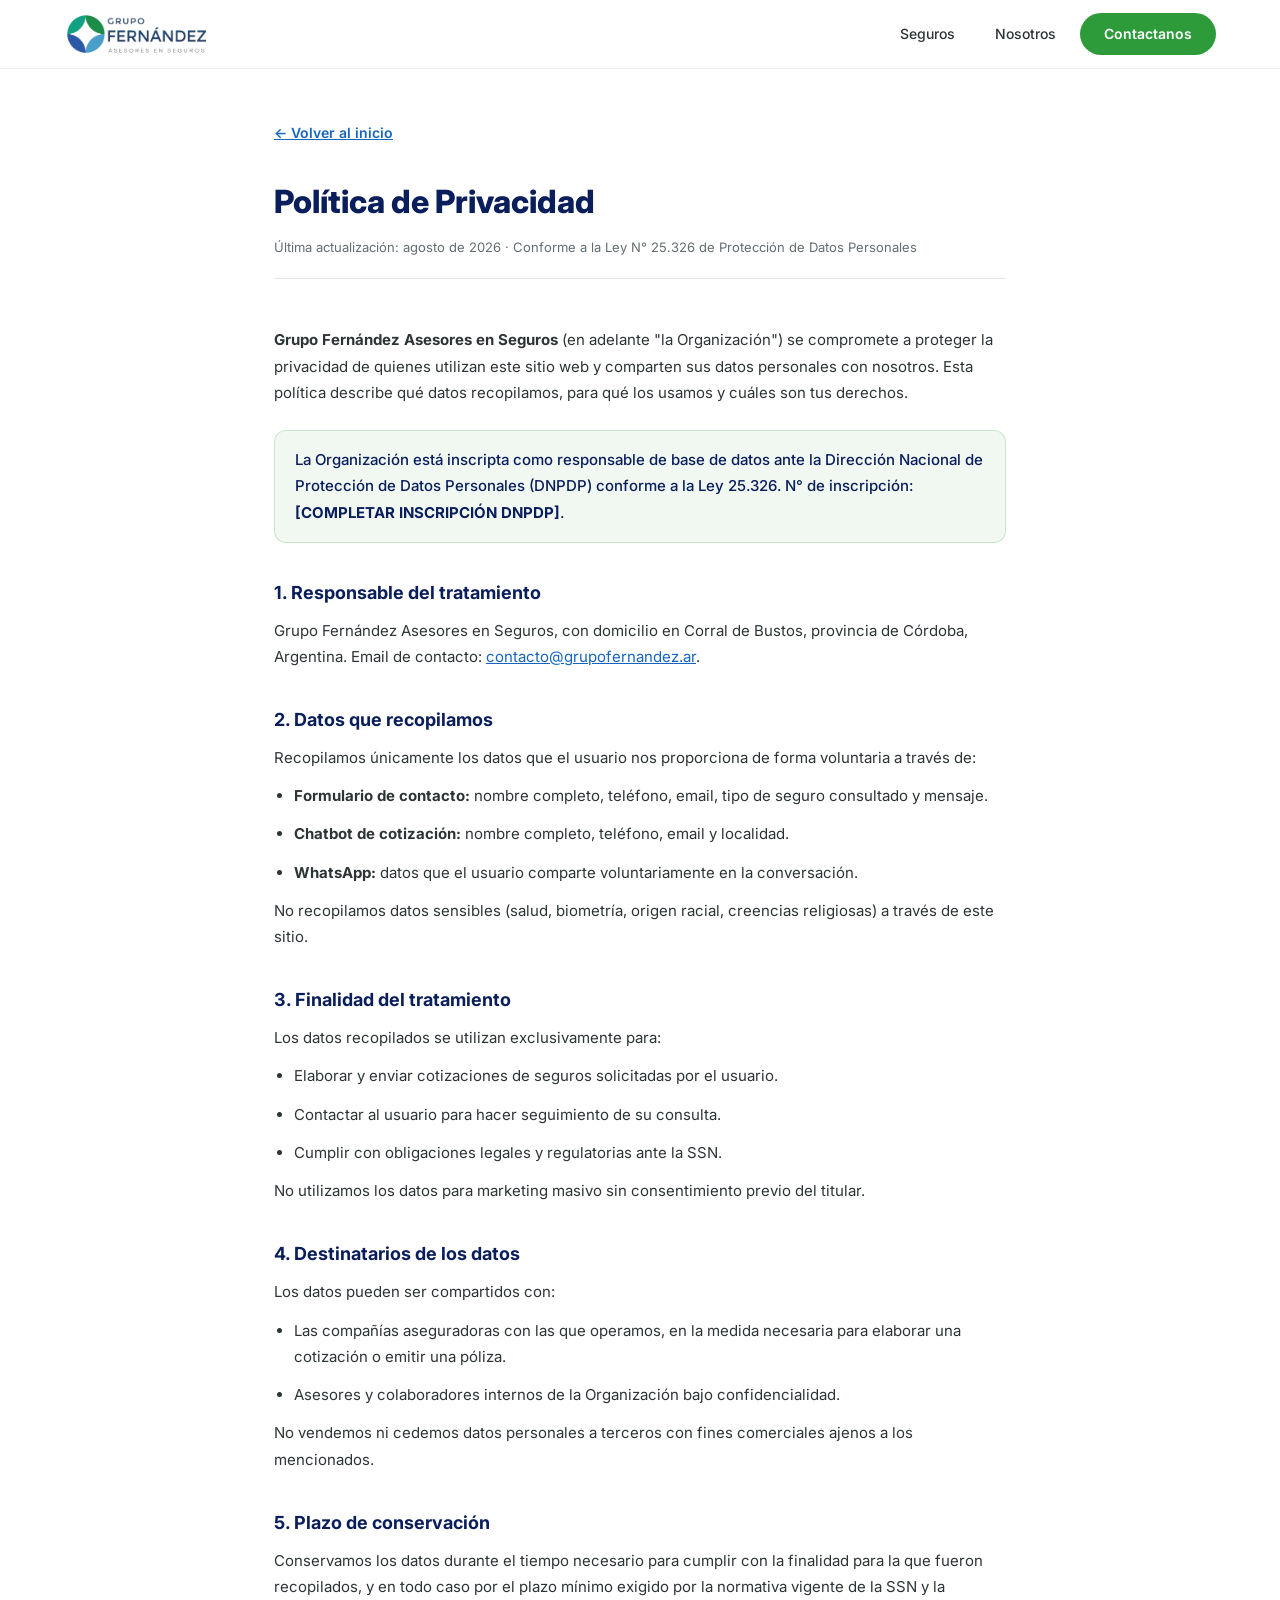
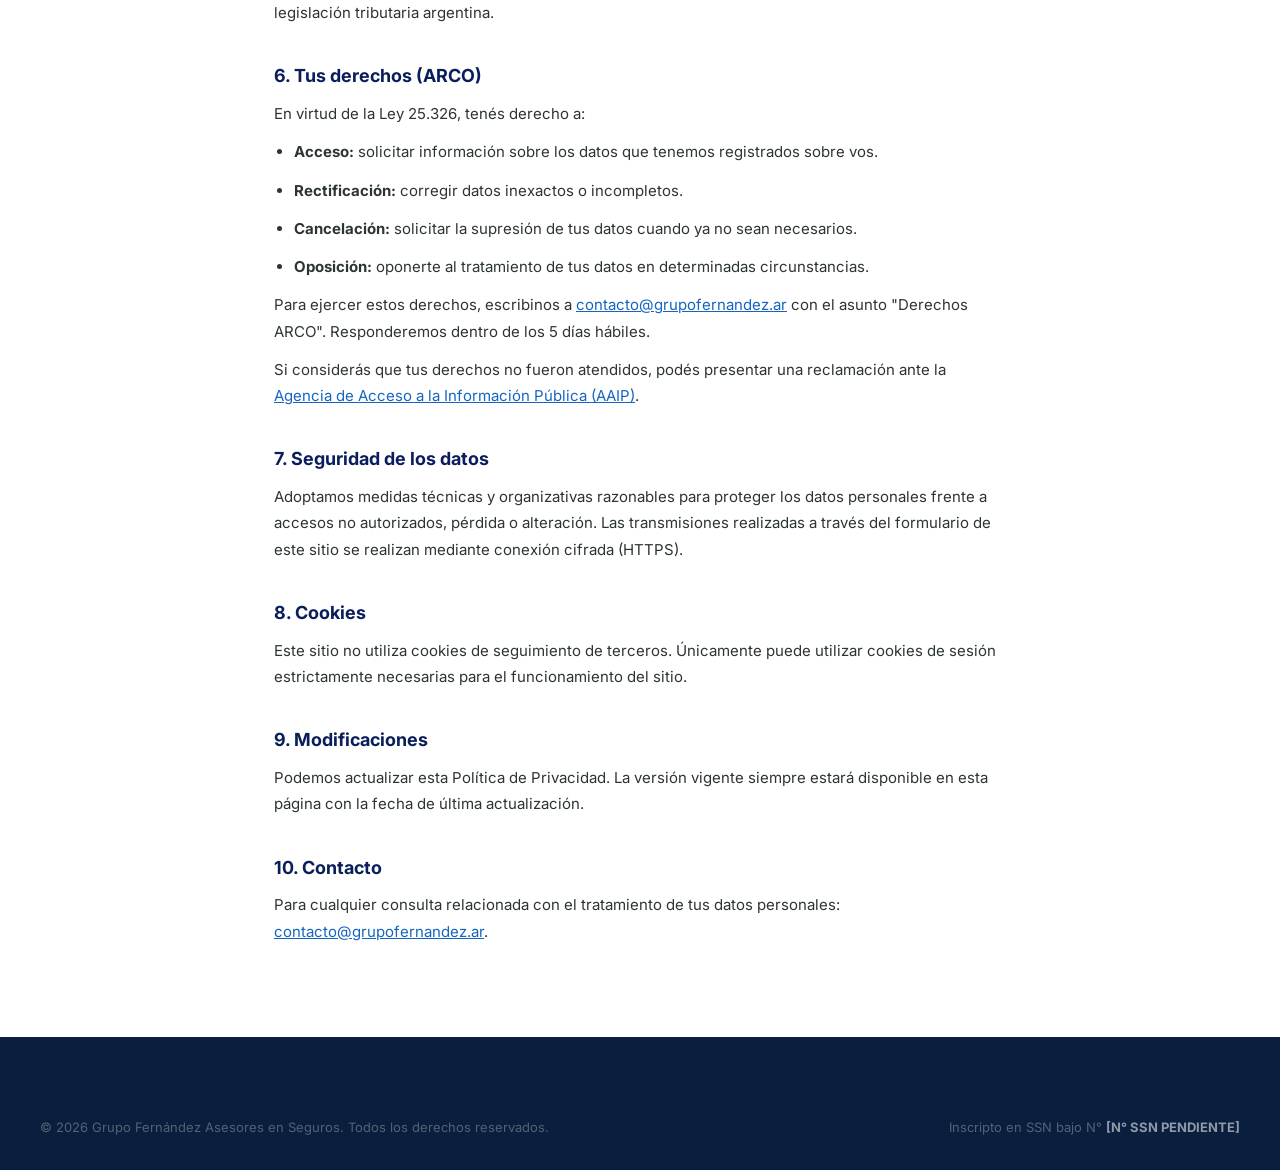
<file: privacidad.html>
<!DOCTYPE html>
<html lang="es">
<head>
<meta charset="UTF-8">
<meta name="viewport" content="width=device-width, initial-scale=1.0">
<title>Política de Privacidad | Grupo Fernández Asesores en Seguros</title>
<meta name="description" content="Política de privacidad y tratamiento de datos personales de Grupo Fernández Asesores en Seguros, conforme a la Ley 25.326.">
<meta name="robots" content="noindex, follow">
<link rel="preconnect" href="https://fonts.googleapis.com">
<link href="https://fonts.googleapis.com/css2?family=Inter:wght@300;400;500;600;700;800;900&display=swap" rel="stylesheet">
<link rel="stylesheet" href="style.css">
<style>
  .legal-page{max-width:780px;margin:0 auto;padding:120px 24px 80px}
  .legal-page h1{font-size:32px;font-weight:800;color:var(--navy);margin-bottom:8px}
  .legal-page .legal-meta{font-size:13px;color:var(--text-light);margin-bottom:48px;padding-bottom:20px;border-bottom:1px solid #e5e7eb}
  .legal-page h2{font-size:18px;font-weight:700;color:var(--navy);margin:36px 0 10px}
  .legal-page p,.legal-page li{font-size:15px;color:var(--text);line-height:1.75;margin-bottom:12px}
  .legal-page ul{padding-left:20px;margin-bottom:12px}
  .legal-page a{color:var(--blue);text-decoration:underline}
  .legal-back{display:inline-flex;align-items:center;gap:6px;font-size:14px;font-weight:600;color:var(--green);margin-bottom:32px}
  .legal-back:hover{color:var(--navy)}
  .highlight-box{background:rgba(46,155,58,0.07);border:1px solid rgba(46,155,58,0.2);border-radius:12px;padding:16px 20px;margin:24px 0}
  .highlight-box p{margin-bottom:0;font-weight:500;color:var(--navy)}
</style>
</head>
<body>

<nav class="nav" id="nav">
  <div class="nav-inner">
    <a href="index.html" class="nav-logo">
      <img src="src/logo.png" alt="Grupo Fernández">
    </a>
    <div class="nav-links">
      <a href="index.html#seguros">Seguros</a>
      <a href="index.html#nosotros">Nosotros</a>
      <a href="index.html#contacto" class="nav-cta">Contactanos</a>
    </div>
  </div>
</nav>

<div class="legal-page">
  <a href="index.html" class="legal-back">← Volver al inicio</a>
  <h1>Política de Privacidad</h1>
  <p class="legal-meta">Última actualización: agosto de 2026 · Conforme a la Ley N° 25.326 de Protección de Datos Personales</p>

  <p><strong>Grupo Fernández Asesores en Seguros</strong> (en adelante "la Organización") se compromete a proteger la privacidad de quienes utilizan este sitio web y comparten sus datos personales con nosotros. Esta política describe qué datos recopilamos, para qué los usamos y cuáles son tus derechos.</p>

  <div class="highlight-box">
    <p>La Organización está inscripta como responsable de base de datos ante la Dirección Nacional de Protección de Datos Personales (DNPDP) conforme a la Ley 25.326. N° de inscripción: <strong>[COMPLETAR INSCRIPCIÓN DNPDP]</strong>.</p>
  </div>

  <h2>1. Responsable del tratamiento</h2>
  <p>Grupo Fernández Asesores en Seguros, con domicilio en Corral de Bustos, provincia de Córdoba, Argentina. Email de contacto: <a href="mailto:contacto@grupofernandez.ar">contacto@grupofernandez.ar</a>.</p>

  <h2>2. Datos que recopilamos</h2>
  <p>Recopilamos únicamente los datos que el usuario nos proporciona de forma voluntaria a través de:</p>
  <ul>
    <li><strong>Formulario de contacto:</strong> nombre completo, teléfono, email, tipo de seguro consultado y mensaje.</li>
    <li><strong>Chatbot de cotización:</strong> nombre completo, teléfono, email y localidad.</li>
    <li><strong>WhatsApp:</strong> datos que el usuario comparte voluntariamente en la conversación.</li>
  </ul>
  <p>No recopilamos datos sensibles (salud, biometría, origen racial, creencias religiosas) a través de este sitio.</p>

  <h2>3. Finalidad del tratamiento</h2>
  <p>Los datos recopilados se utilizan exclusivamente para:</p>
  <ul>
    <li>Elaborar y enviar cotizaciones de seguros solicitadas por el usuario.</li>
    <li>Contactar al usuario para hacer seguimiento de su consulta.</li>
    <li>Cumplir con obligaciones legales y regulatorias ante la SSN.</li>
  </ul>
  <p>No utilizamos los datos para marketing masivo sin consentimiento previo del titular.</p>

  <h2>4. Destinatarios de los datos</h2>
  <p>Los datos pueden ser compartidos con:</p>
  <ul>
    <li>Las compañías aseguradoras con las que operamos, en la medida necesaria para elaborar una cotización o emitir una póliza.</li>
    <li>Asesores y colaboradores internos de la Organización bajo confidencialidad.</li>
  </ul>
  <p>No vendemos ni cedemos datos personales a terceros con fines comerciales ajenos a los mencionados.</p>

  <h2>5. Plazo de conservación</h2>
  <p>Conservamos los datos durante el tiempo necesario para cumplir con la finalidad para la que fueron recopilados, y en todo caso por el plazo mínimo exigido por la normativa vigente de la SSN y la legislación tributaria argentina.</p>

  <h2>6. Tus derechos (ARCO)</h2>
  <p>En virtud de la Ley 25.326, tenés derecho a:</p>
  <ul>
    <li><strong>Acceso:</strong> solicitar información sobre los datos que tenemos registrados sobre vos.</li>
    <li><strong>Rectificación:</strong> corregir datos inexactos o incompletos.</li>
    <li><strong>Cancelación:</strong> solicitar la supresión de tus datos cuando ya no sean necesarios.</li>
    <li><strong>Oposición:</strong> oponerte al tratamiento de tus datos en determinadas circunstancias.</li>
  </ul>
  <p>Para ejercer estos derechos, escribinos a <a href="mailto:contacto@grupofernandez.ar">contacto@grupofernandez.ar</a> con el asunto "Derechos ARCO". Responderemos dentro de los 5 días hábiles.</p>
  <p>Si considerás que tus derechos no fueron atendidos, podés presentar una reclamación ante la <a href="https://www.argentina.gob.ar/aaip/datospersonales" target="_blank" rel="noopener noreferrer">Agencia de Acceso a la Información Pública (AAIP)</a>.</p>

  <h2>7. Seguridad de los datos</h2>
  <p>Adoptamos medidas técnicas y organizativas razonables para proteger los datos personales frente a accesos no autorizados, pérdida o alteración. Las transmisiones realizadas a través del formulario de este sitio se realizan mediante conexión cifrada (HTTPS).</p>

  <h2>8. Cookies</h2>
  <p>Este sitio no utiliza cookies de seguimiento de terceros. Únicamente puede utilizar cookies de sesión estrictamente necesarias para el funcionamiento del sitio.</p>

  <h2>9. Modificaciones</h2>
  <p>Podemos actualizar esta Política de Privacidad. La versión vigente siempre estará disponible en esta página con la fecha de última actualización.</p>

  <h2>10. Contacto</h2>
  <p>Para cualquier consulta relacionada con el tratamiento de tus datos personales: <a href="mailto:contacto@grupofernandez.ar">contacto@grupofernandez.ar</a>.</p>
</div>

<footer class="footer">
  <div class="footer-inner">
    <div class="footer-bottom" style="border-top:none;padding-top:0">
      <span>© 2026 Grupo Fernández Asesores en Seguros. Todos los derechos reservados.</span>
      <span>Inscripto en SSN bajo N° <strong style="color:rgba(255,255,255,0.55)">[N° SSN PENDIENTE]</strong></span>
    </div>
  </div>
</footer>

<script>
window.addEventListener('scroll',()=>{
  document.getElementById('nav').classList.toggle('scrolled',window.scrollY>50);
});
</script>
</body>
</html>
</file>
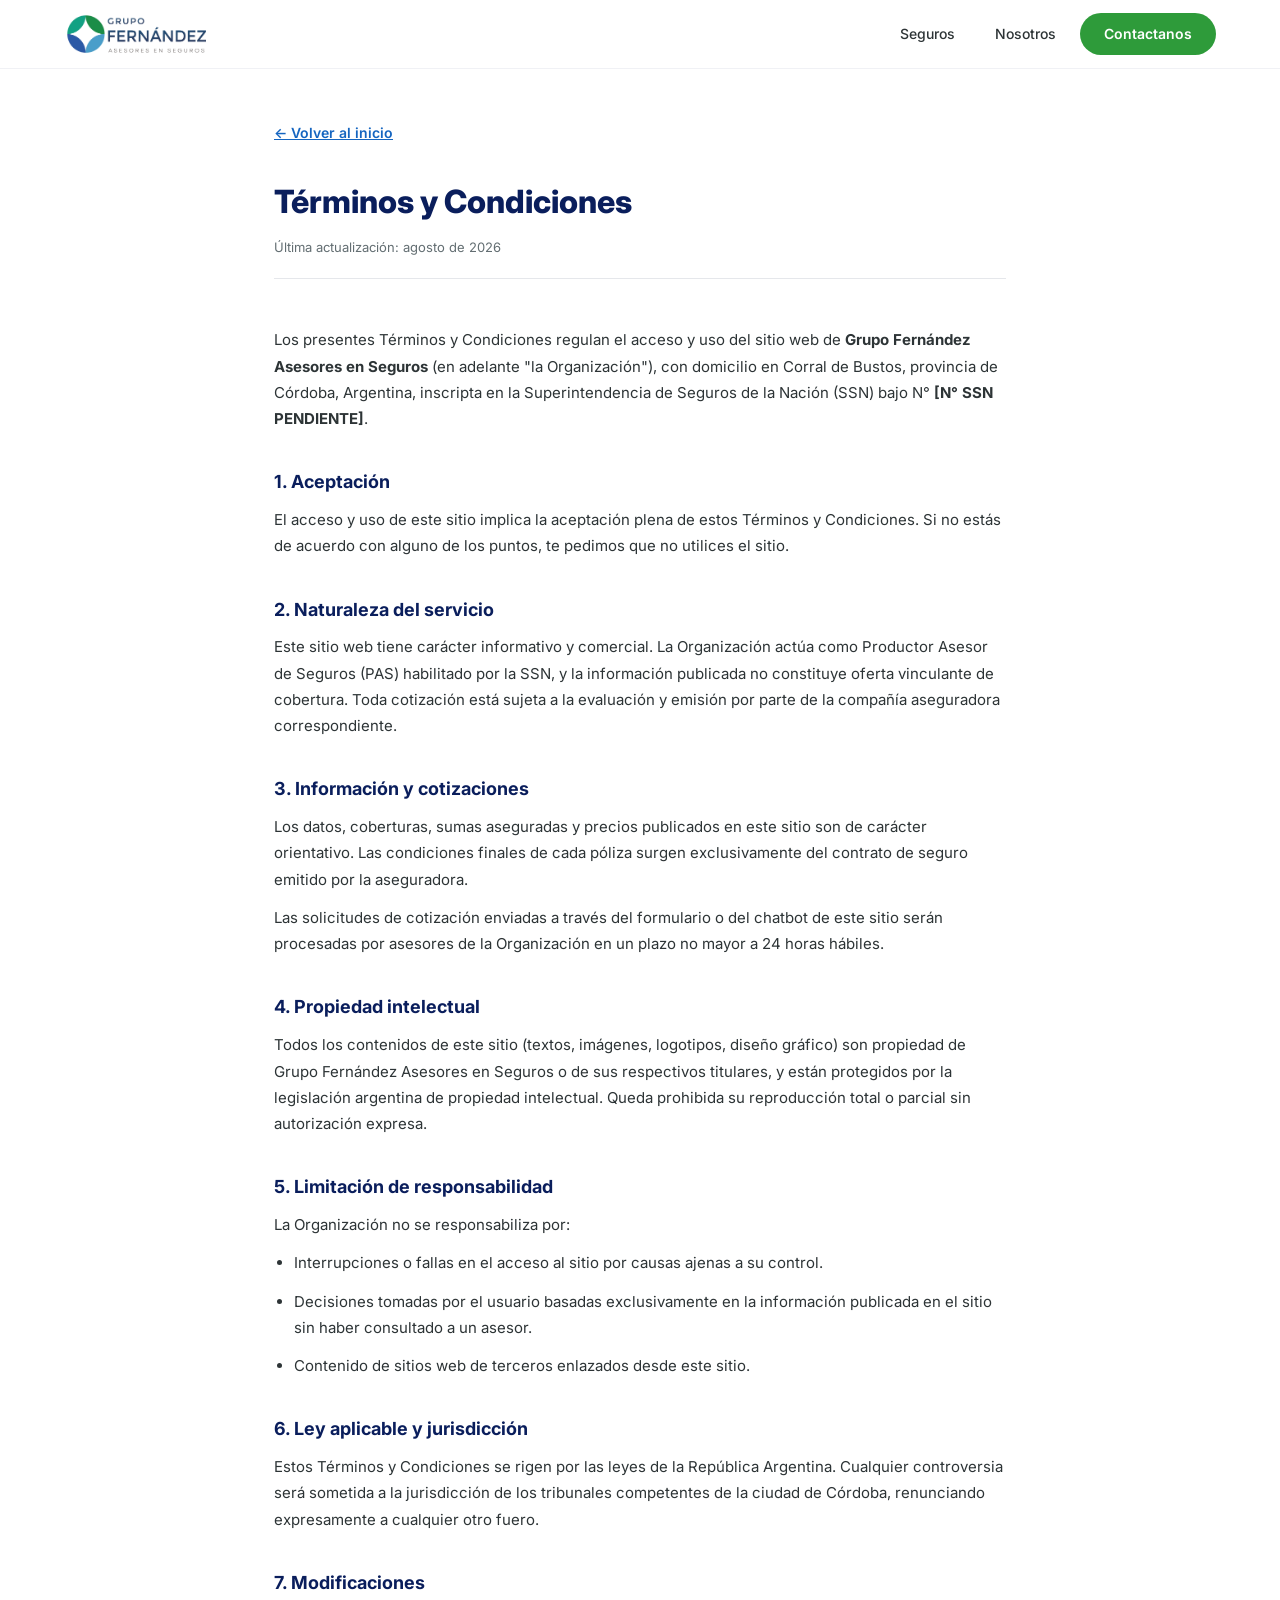
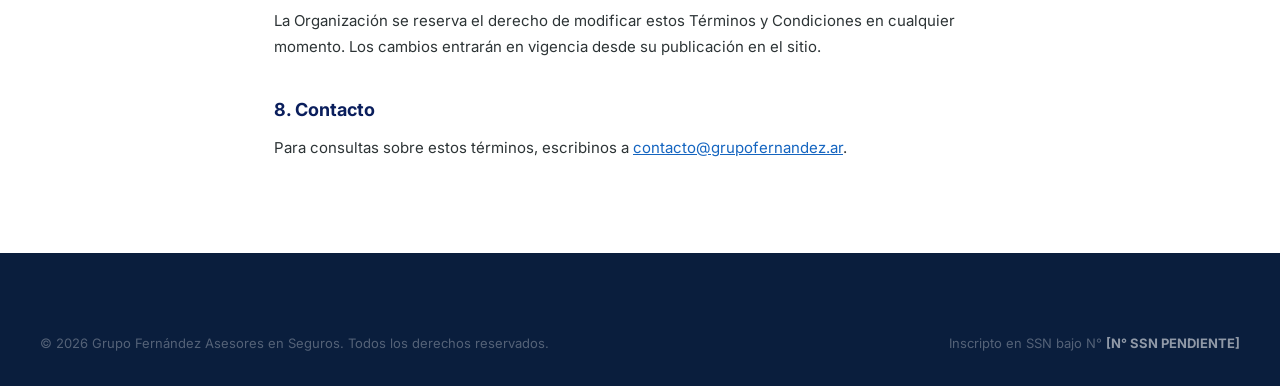
<file: terminos.html>
<!DOCTYPE html>
<html lang="es">
<head>
<meta charset="UTF-8">
<meta name="viewport" content="width=device-width, initial-scale=1.0">
<title>Términos y Condiciones | Grupo Fernández Asesores en Seguros</title>
<meta name="description" content="Términos y condiciones de uso del sitio web de Grupo Fernández Asesores en Seguros.">
<meta name="robots" content="noindex, follow">
<link rel="preconnect" href="https://fonts.googleapis.com">
<link href="https://fonts.googleapis.com/css2?family=Inter:wght@300;400;500;600;700;800;900&display=swap" rel="stylesheet">
<link rel="stylesheet" href="style.css">
<style>
  .legal-page{max-width:780px;margin:0 auto;padding:120px 24px 80px}
  .legal-page h1{font-size:32px;font-weight:800;color:var(--navy);margin-bottom:8px}
  .legal-page .legal-meta{font-size:13px;color:var(--text-light);margin-bottom:48px;padding-bottom:20px;border-bottom:1px solid #e5e7eb}
  .legal-page h2{font-size:18px;font-weight:700;color:var(--navy);margin:36px 0 10px}
  .legal-page p,.legal-page li{font-size:15px;color:var(--text);line-height:1.75;margin-bottom:12px}
  .legal-page ul{padding-left:20px;margin-bottom:12px}
  .legal-page a{color:var(--blue);text-decoration:underline}
  .legal-back{display:inline-flex;align-items:center;gap:6px;font-size:14px;font-weight:600;color:var(--green);margin-bottom:32px}
  .legal-back:hover{color:var(--navy)}
</style>
</head>
<body>

<nav class="nav" id="nav">
  <div class="nav-inner">
    <a href="index.html" class="nav-logo">
      <img src="src/logo.png" alt="Grupo Fernández">
    </a>
    <div class="nav-links">
      <a href="index.html#seguros">Seguros</a>
      <a href="index.html#nosotros">Nosotros</a>
      <a href="index.html#contacto" class="nav-cta">Contactanos</a>
    </div>
  </div>
</nav>

<div class="legal-page">
  <a href="index.html" class="legal-back">← Volver al inicio</a>
  <h1>Términos y Condiciones</h1>
  <p class="legal-meta">Última actualización: agosto de 2026</p>

  <p>Los presentes Términos y Condiciones regulan el acceso y uso del sitio web de <strong>Grupo Fernández Asesores en Seguros</strong> (en adelante "la Organización"), con domicilio en Corral de Bustos, provincia de Córdoba, Argentina, inscripta en la Superintendencia de Seguros de la Nación (SSN) bajo N° <strong>[N° SSN PENDIENTE]</strong>.</p>

  <h2>1. Aceptación</h2>
  <p>El acceso y uso de este sitio implica la aceptación plena de estos Términos y Condiciones. Si no estás de acuerdo con alguno de los puntos, te pedimos que no utilices el sitio.</p>

  <h2>2. Naturaleza del servicio</h2>
  <p>Este sitio web tiene carácter informativo y comercial. La Organización actúa como Productor Asesor de Seguros (PAS) habilitado por la SSN, y la información publicada no constituye oferta vinculante de cobertura. Toda cotización está sujeta a la evaluación y emisión por parte de la compañía aseguradora correspondiente.</p>

  <h2>3. Información y cotizaciones</h2>
  <p>Los datos, coberturas, sumas aseguradas y precios publicados en este sitio son de carácter orientativo. Las condiciones finales de cada póliza surgen exclusivamente del contrato de seguro emitido por la aseguradora.</p>
  <p>Las solicitudes de cotización enviadas a través del formulario o del chatbot de este sitio serán procesadas por asesores de la Organización en un plazo no mayor a 24 horas hábiles.</p>

  <h2>4. Propiedad intelectual</h2>
  <p>Todos los contenidos de este sitio (textos, imágenes, logotipos, diseño gráfico) son propiedad de Grupo Fernández Asesores en Seguros o de sus respectivos titulares, y están protegidos por la legislación argentina de propiedad intelectual. Queda prohibida su reproducción total o parcial sin autorización expresa.</p>

  <h2>5. Limitación de responsabilidad</h2>
  <p>La Organización no se responsabiliza por:</p>
  <ul>
    <li>Interrupciones o fallas en el acceso al sitio por causas ajenas a su control.</li>
    <li>Decisiones tomadas por el usuario basadas exclusivamente en la información publicada en el sitio sin haber consultado a un asesor.</li>
    <li>Contenido de sitios web de terceros enlazados desde este sitio.</li>
  </ul>

  <h2>6. Ley aplicable y jurisdicción</h2>
  <p>Estos Términos y Condiciones se rigen por las leyes de la República Argentina. Cualquier controversia será sometida a la jurisdicción de los tribunales competentes de la ciudad de Córdoba, renunciando expresamente a cualquier otro fuero.</p>

  <h2>7. Modificaciones</h2>
  <p>La Organización se reserva el derecho de modificar estos Términos y Condiciones en cualquier momento. Los cambios entrarán en vigencia desde su publicación en el sitio.</p>

  <h2>8. Contacto</h2>
  <p>Para consultas sobre estos términos, escribinos a <a href="mailto:contacto@grupofernandez.ar">contacto@grupofernandez.ar</a>.</p>
</div>

<footer class="footer">
  <div class="footer-inner">
    <div class="footer-bottom" style="border-top:none;padding-top:0">
      <span>© 2026 Grupo Fernández Asesores en Seguros. Todos los derechos reservados.</span>
      <span>Inscripto en SSN bajo N° <strong style="color:rgba(255,255,255,0.55)">[N° SSN PENDIENTE]</strong></span>
    </div>
  </div>
</footer>

<script>
window.addEventListener('scroll',()=>{
  document.getElementById('nav').classList.toggle('scrolled',window.scrollY>50);
});
</script>
</body>
</html>
</file>
<file: style.css>
/* === RESET & BASE === */
*,*::before,*::after{box-sizing:border-box;margin:0;padding:0}
html{scroll-behavior:smooth;font-size:16px}
body{font-family:'Inter',sans-serif;color:#1a1a2e;line-height:1.6;overflow-x:hidden}
img{max-width:100%;height:auto}
a{text-decoration:none;color:inherit}

/* === BRAND COLORS === */
:root{
  --navy:#0A1E5C;
  --blue:#1565C0;
  --blue-light:#4A90D9;
  --celeste:#6DB9E8;
  --green:#2E9B3A;
  --green-light:#5BC45F;
  --gold:#D4A843;
  --gray:#6B7280;
  --gray-light:#F3F4F6;
  --white:#FFFFFF;
  --dark:#0A1E3D;
  --text:#2D3436;
  --text-light:#636E72;
  --shadow:0 4px 24px rgba(10,30,92,0.08);
  --shadow-lg:0 12px 48px rgba(10,30,92,0.12);
  --radius:12px;
  --transition:all 0.3s cubic-bezier(0.4,0,0.2,1);
}

/* === NAVIGATION === */
.nav{position:fixed;top:0;left:0;right:0;z-index:1000;background:rgba(255,255,255,0.97);backdrop-filter:blur(12px);border-bottom:1px solid rgba(10,30,92,0.06);transition:var(--transition)}
.nav.scrolled{box-shadow:var(--shadow)}
.nav-inner{max-width:1200px;margin:0 auto;display:flex;align-items:center;justify-content:space-between;padding:12px 24px}
.nav-logo{display:flex;align-items:center;gap:12px}
.nav-logo img{height:44px;width:auto}
.nav-links{display:flex;gap:8px;align-items:center}
.nav-links a{padding:8px 16px;font-size:14px;font-weight:500;color:var(--text);border-radius:8px;transition:var(--transition)}
.nav-links a:hover{color:var(--blue);background:rgba(21,101,192,0.06)}
.nav-cta{background:var(--green)!important;color:var(--white)!important;font-weight:600!important;padding:10px 24px!important;border-radius:24px!important}
.nav-cta:hover{background:var(--navy)!important;transform:translateY(-1px)}
.nav-menu-btn{display:none;background:none;border:none;cursor:pointer;padding:8px}
.nav-menu-btn span{display:block;width:24px;height:2px;background:var(--navy);margin:5px 0;transition:var(--transition)}

/* === HERO === */
.hero{min-height:100vh;display:flex;align-items:center;position:relative;overflow:hidden;background:linear-gradient(135deg,var(--dark) 0%,var(--navy) 40%,#1B3A6C 70%,var(--blue) 90%)}
.hero-bg{position:absolute;inset:0;background-image:url('hero-bg.jpg');background-size:cover;background-position:center;opacity:1;z-index:0}
.hero::after{content:'';position:absolute;inset:0;background:linear-gradient(to bottom,rgba(10,30,61,0.85) 0%,rgba(10,30,92,0.80) 100%);z-index:1}
.hero-inner{max-width:900px;margin:0 auto;padding:140px 24px 100px;text-align:center;position:relative;z-index:2}
.hero-inner h1{font-size:62px;font-weight:800;color:var(--white);line-height:1.1;margin-bottom:24px}
.hero-inner h1 em{font-style:normal;color:var(--green-light)}
.hero-inner > p{font-size:20px;color:rgba(255,255,255,0.75);margin-bottom:56px;line-height:1.7;max-width:580px;margin-left:auto;margin-right:auto}
.hero-stats{display:flex;gap:0;margin-bottom:52px;background:rgba(255,255,255,0.05);border:1px solid rgba(255,255,255,0.1);border-radius:20px;overflow:hidden;backdrop-filter:blur(12px)}
.hero-stat{flex:1;text-align:center;padding:32px 24px;border-right:1px solid rgba(255,255,255,0.08)}
.hero-stat:last-child{border-right:none}
.hero-stat .num{font-size:56px;font-weight:800;color:var(--green-light);line-height:1;letter-spacing:-1px}
.hero-stat .label{font-size:11px;color:rgba(255,255,255,0.5);text-transform:uppercase;letter-spacing:2px;margin-top:8px}
.hero-buttons{display:flex;gap:16px;flex-wrap:wrap;justify-content:center}
.btn{display:inline-flex;align-items:center;gap:8px;padding:14px 32px;border-radius:28px;font-size:15px;font-weight:600;transition:var(--transition);cursor:pointer;border:none}
.btn-primary{background:var(--green);color:var(--white)}
.btn-primary:hover{background:#258030;transform:translateY(-2px);box-shadow:0 8px 24px rgba(46,155,58,0.3)}
.btn-secondary{background:transparent;color:var(--white);border:2px solid rgba(255,255,255,0.3)}
.btn-secondary:hover{border-color:var(--white);background:rgba(255,255,255,0.08)}

/* === SECTIONS === */
section{padding:100px 24px}
.section-inner{max-width:1200px;margin:0 auto}
.section-tag{display:inline-flex;align-items:center;gap:6px;font-size:12px;font-weight:700;text-transform:uppercase;letter-spacing:2px;color:var(--green);margin-bottom:12px;padding:6px 16px;background:rgba(46,155,58,0.08);border-radius:20px}
.section-title{font-size:40px;font-weight:800;color:var(--navy);margin-bottom:16px;line-height:1.2}
.section-subtitle{font-size:18px;color:var(--text-light);max-width:640px;margin-bottom:48px;line-height:1.7}

/* === SEGUROS / SEGMENTOS === */
.seguros{background:linear-gradient(160deg,#eef2ff 0%,#f3f4f6 50%,#eef4ff 100%)}
.seguros .section-inner{text-align:center}
.seguros .section-subtitle{margin-left:auto;margin-right:auto}
.seguros-grid{display:grid;grid-template-columns:repeat(4,1fr);gap:24px}
.seguro-card{background:rgba(255,255,255,0.5);backdrop-filter:blur(18px);-webkit-backdrop-filter:blur(18px);border:1px solid rgba(255,255,255,0.75);border-top:4px solid transparent;border-radius:var(--radius);padding:24px 20px 20px;box-shadow:0 4px 24px rgba(10,30,92,0.10),inset 0 1px 0 rgba(255,255,255,0.9);transition:var(--transition);position:relative;overflow:hidden;text-align:center}
.seguro-card:hover{transform:translateY(-4px);background:rgba(255,255,255,0.68);box-shadow:0 12px 40px rgba(10,30,92,0.14),inset 0 1px 0 rgba(255,255,255,0.95)}
.seguro-card:nth-child(1){border-top-color:var(--navy)}
.seguro-card:nth-child(2){border-top-color:var(--blue)}
.seguro-card:nth-child(3){border-top-color:var(--blue-light)}
.seguro-card:nth-child(4){border-top-color:var(--celeste)}
.seguro-icon{width:56px;height:56px;border-radius:14px;display:flex;align-items:center;justify-content:center;margin:0 auto 12px;box-shadow:0 4px 16px rgba(10,30,92,0.22)}
.seguro-card:nth-child(1) .seguro-icon{background:linear-gradient(135deg,var(--navy),var(--blue))}
.seguro-card:nth-child(2) .seguro-icon{background:linear-gradient(135deg,var(--blue),var(--blue-light))}
.seguro-card:nth-child(3) .seguro-icon{background:linear-gradient(135deg,var(--navy),var(--blue-light))}
.seguro-card:nth-child(4) .seguro-icon{background:linear-gradient(135deg,var(--blue),var(--celeste))}
.seguro-card h3{font-size:17px;font-weight:700;color:var(--navy);margin-bottom:6px}
.seguro-card p{font-size:13px;color:var(--text-light);margin-bottom:12px;line-height:1.55}
.seguro-products{display:flex;flex-wrap:wrap;gap:5px;margin-bottom:14px;justify-content:center}
.seguro-products span{font-size:11px;padding:4px 10px;background:rgba(21,101,192,0.07);border-radius:12px;color:var(--blue);font-weight:500}
.seguro-card::before{content:attr(data-num);position:absolute;top:-4px;right:14px;font-size:88px;font-weight:900;line-height:1;color:rgba(10,30,92,0.05);pointer-events:none;user-select:none;z-index:0}
.seguro-card .btn-link{font-size:12px;font-weight:600;color:var(--green);display:inline-flex;align-items:center;justify-content:center;gap:4px;border:1.5px solid rgba(46,155,58,0.35);border-radius:20px;padding:6px 16px;transition:var(--transition)}
.seguro-card .btn-link:hover{background:var(--green);color:white;border-color:var(--green);gap:6px}

/* === QUIENES SOMOS === */
#nosotros{background:linear-gradient(160deg,#fafbff 0%,#f7f9ff 60%,#fafafa 100%);padding:0 0 100px}
.nosotros-header{text-align:center;padding:80px 24px 0;max-width:680px;margin:0 auto 40px}
.nosotros-text{text-align:center;max-width:680px;margin:0 auto 56px;padding:0 24px}
.nosotros-text .about-text{font-size:16px;color:var(--text);line-height:1.8;margin-bottom:20px}
.about-callout{background:rgba(46,155,58,0.07);border:1px solid rgba(46,155,58,0.18);border-radius:var(--radius);padding:14px 24px;font-size:16px;font-weight:600;color:var(--navy);line-height:1.5;text-align:center}
.nosotros-stats-bar{background:linear-gradient(135deg,var(--dark) 0%,var(--navy) 100%);padding:48px 24px;margin-bottom:56px}
.nosotros-stats{max-width:1200px;margin:0 auto;display:flex;align-items:center}
.nosotros-stat{flex:1;text-align:center;padding:16px;border-right:1px solid rgba(255,255,255,0.08)}
.nosotros-stat:last-child{border-right:none}
.nosotros-stat .num{font-size:52px;font-weight:800;color:var(--green-light);line-height:1;letter-spacing:-1px}
.nosotros-stat .label{font-size:11px;color:rgba(255,255,255,0.5);text-transform:uppercase;letter-spacing:2px;margin-top:8px}
.timeline-bar{display:flex;align-items:flex-start;max-width:600px;margin:40px auto 0;position:relative}
.timeline-bar::before{content:'';position:absolute;top:7px;left:10%;right:10%;height:2px;background:linear-gradient(to right,rgba(255,255,255,0.2),rgba(255,255,255,0.35),rgba(91,196,95,0.5));z-index:0}
.timeline-bar div{flex:1;text-align:center;padding:0 8px;position:relative;z-index:1}
.timeline-bar div::before{content:'';display:block;width:16px;height:16px;border-radius:50%;margin:0 auto 10px}
.timeline-bar div:nth-child(1)::before{background:var(--navy);border:2px solid rgba(255,255,255,0.4)}
.timeline-bar div:nth-child(2)::before{background:var(--blue);border:2px solid var(--blue-light)}
.timeline-bar div:nth-child(3)::before{background:var(--green);border:2px solid var(--green-light)}
.timeline-year{display:block;font-size:14px;font-weight:800;color:var(--white);margin-bottom:2px}
.timeline-label{display:block;font-size:10px;color:rgba(255,255,255,0.5);letter-spacing:0.5px}
.nosotros-img{max-width:960px;margin:0 auto 56px;padding:0 24px}
.oficina-slider{position:relative;border-radius:var(--radius);box-shadow:var(--shadow-lg);overflow:hidden}
.oficina-slider-track{display:flex;transition:transform 0.5s cubic-bezier(0.4,0,0.2,1)}
.oficina-slider-track img{width:100%;flex:0 0 100%;display:block;object-fit:cover;height:340px}
.oficina-slider-btn{position:absolute;top:50%;transform:translateY(-50%);width:40px;height:40px;border:none;border-radius:50%;background:rgba(10,30,92,0.55);color:var(--white);font-size:24px;line-height:1;cursor:pointer;display:flex;align-items:center;justify-content:center;transition:var(--transition);z-index:2}
.oficina-slider-btn:hover{background:rgba(10,30,92,0.85)}
.oficina-slider-btn.prev{left:14px}
.oficina-slider-btn.next{right:14px}
.oficina-slider-dots{position:absolute;left:0;right:0;bottom:14px;display:flex;justify-content:center;gap:8px;z-index:2}
.oficina-slider-dots .dot{width:9px;height:9px;padding:0;border:none;border-radius:50%;background:rgba(255,255,255,0.55);cursor:pointer;transition:var(--transition)}
.oficina-slider-dots .dot.active{background:var(--white);width:22px;border-radius:5px}
@media(max-width:600px){.oficina-slider-track img{height:220px}.oficina-slider-btn{width:34px;height:34px;font-size:20px}}
.nosotros-values{max-width:1200px;margin:0 auto;display:grid;grid-template-columns:repeat(4,1fr);gap:20px;padding:0 24px}
.nosotros-value-card{background:rgba(255,255,255,0.6);backdrop-filter:blur(12px);-webkit-backdrop-filter:blur(12px);border:1px solid rgba(255,255,255,0.8);border-radius:var(--radius);padding:28px 20px;text-align:center;box-shadow:var(--shadow);transition:var(--transition)}
.nosotros-value-card:hover{transform:translateY(-4px);box-shadow:var(--shadow-lg)}
.about-value-icon{width:52px;height:52px;border-radius:14px;display:flex;align-items:center;justify-content:center;margin:0 auto 14px}
.nosotros-value-card:nth-child(1) .about-value-icon{background:linear-gradient(135deg,var(--navy),var(--blue))}
.nosotros-value-card:nth-child(2) .about-value-icon{background:linear-gradient(135deg,var(--blue),var(--blue-light))}
.nosotros-value-card:nth-child(3) .about-value-icon{background:linear-gradient(135deg,var(--navy),var(--blue-light))}
.nosotros-value-card:nth-child(4) .about-value-icon{background:linear-gradient(135deg,var(--blue),var(--celeste))}
.nosotros-value-card h4{font-size:15px;font-weight:700;color:var(--navy);margin-bottom:4px}
.nosotros-value-card p{font-size:13px;color:var(--text-light)}

/* === AUDITORIA === */
.auditoria{background:linear-gradient(135deg,var(--navy) 0%,#1B3A6C 100%);color:var(--white)}
.auditoria-header{text-align:center}
.auditoria-header .section-subtitle{margin-left:auto;margin-right:auto}
.auditoria .section-tag{color:var(--green-light);background:rgba(91,196,95,0.12)}
.auditoria .section-title{color:var(--white)}
.auditoria .section-subtitle{color:rgba(255,255,255,0.7)}
.auditoria-grid{display:grid;grid-template-columns:1fr 1fr;gap:48px;align-items:start}
.auditoria-steps{display:flex;flex-direction:column;gap:20px}
.audit-step{display:flex;gap:16px;padding:20px;background:rgba(255,255,255,0.06);border-radius:var(--radius);border:1px solid rgba(255,255,255,0.08);transition:var(--transition)}
.audit-step:hover{background:rgba(255,255,255,0.1);border-color:rgba(255,255,255,0.15)}
.audit-step-num{width:44px;height:44px;border-radius:12px;background:var(--green);display:flex;align-items:center;justify-content:center;font-size:18px;font-weight:800;flex-shrink:0}
.audit-step h4{font-size:16px;font-weight:700;margin-bottom:4px}
.audit-step p{font-size:13px;color:rgba(255,255,255,0.6);line-height:1.5}
.auditoria-cta{background:rgba(255,255,255,0.06);backdrop-filter:blur(20px);border:1px solid rgba(255,255,255,0.1);border-radius:20px;padding:40px;text-align:center}
.audit-report-label{font-size:12px;font-weight:700;text-transform:uppercase;letter-spacing:.05em;color:rgba(255,255,255,0.5);margin:20px 0 14px;text-align:left}
.audit-report-grid{display:grid;grid-template-columns:1fr 1fr;gap:10px;margin-bottom:28px;text-align:left}
.audit-report-item{display:flex;gap:10px;padding:12px;background:rgba(255,255,255,0.06);border:1px solid rgba(255,255,255,0.1);border-radius:10px;transition:var(--transition)}
.audit-report-item:hover{background:rgba(255,255,255,0.1);border-color:rgba(255,255,255,0.15)}
.audit-report-item .check{flex-shrink:0;width:18px;height:18px;margin-top:1px;border-radius:5px;background:var(--green);color:var(--white);font-size:11px;font-weight:800;display:flex;align-items:center;justify-content:center}
.audit-report-item h5{font-size:13px;font-weight:700;margin-bottom:2px;color:var(--white)}
.audit-report-item p{font-size:12px;color:rgba(255,255,255,0.55);line-height:1.4}
@media(max-width:600px){.audit-report-grid{grid-template-columns:1fr}}

/* === PAS === */
.pas{background:var(--gray-light)}
.pas-header{text-align:center;margin-bottom:48px}
.pas-header .section-subtitle{margin-left:auto;margin-right:auto}
.pas-grid{display:grid;grid-template-columns:1fr 1fr;gap:48px;align-items:center}
.pas-benefits{display:flex;flex-direction:column;gap:16px}
.pas-benefit{display:flex;gap:16px;align-items:start;padding:20px;background:var(--white);border-radius:var(--radius);box-shadow:var(--shadow);transition:var(--transition)}
.pas-benefit:hover{transform:translateX(4px);box-shadow:var(--shadow-lg)}
.pas-benefit-icon{width:48px;height:48px;border-radius:12px;display:flex;align-items:center;justify-content:center;flex-shrink:0}
.pas-benefit:nth-child(1) .pas-benefit-icon{background:linear-gradient(135deg,var(--navy),var(--blue))}
.pas-benefit:nth-child(2) .pas-benefit-icon{background:linear-gradient(135deg,var(--blue),var(--blue-light))}
.pas-benefit:nth-child(3) .pas-benefit-icon{background:linear-gradient(135deg,var(--navy),var(--blue-light))}
.pas-benefit:nth-child(4) .pas-benefit-icon{background:linear-gradient(135deg,var(--blue),var(--celeste))}
.pas-benefit:nth-child(5) .pas-benefit-icon{background:linear-gradient(135deg,var(--navy),var(--blue))}
.pas-benefit h4{font-size:15px;font-weight:700;color:var(--navy);margin-bottom:4px}
.pas-benefit p{font-size:13px;color:var(--text-light);line-height:1.5}
.pas-cta-card{background:linear-gradient(135deg,var(--dark) 0%,var(--navy) 100%);border-radius:20px;box-shadow:var(--shadow-lg);padding:48px;text-align:center}
.pas-cta-card h3{font-size:24px;font-weight:800;color:var(--white);margin-bottom:12px}
.pas-cta-card>p{font-size:15px;color:rgba(255,255,255,0.65);margin-bottom:32px;line-height:1.7}
.pas-cta-note{font-size:12px;color:rgba(255,255,255,0.4);margin-top:16px}

/* === BLOG === */
.blog-grid{display:grid;grid-template-columns:repeat(3,1fr);gap:24px}
.blog-card{background:var(--white);border-radius:var(--radius);overflow:hidden;box-shadow:var(--shadow);transition:var(--transition)}
.blog-card:hover{transform:translateY(-4px);box-shadow:var(--shadow-lg)}
.blog-card-img{height:200px;display:flex;align-items:center;justify-content:center;font-size:48px}
.blog-card:nth-child(1) .blog-card-img{background:linear-gradient(135deg,rgba(21,101,192,0.08),rgba(109,185,232,0.15))}
.blog-card:nth-child(2) .blog-card-img{background:linear-gradient(135deg,rgba(46,155,58,0.08),rgba(91,196,95,0.15))}
.blog-card:nth-child(3) .blog-card-img{background:linear-gradient(135deg,rgba(212,168,67,0.08),rgba(212,168,67,0.15))}
.blog-card-body{padding:24px}
.blog-card-tag{font-size:11px;font-weight:600;text-transform:uppercase;letter-spacing:1px;color:var(--green);margin-bottom:8px}
.blog-card-body h3{font-size:17px;font-weight:700;color:var(--navy);margin-bottom:8px;line-height:1.4}
.blog-card-body p{font-size:13px;color:var(--text-light);line-height:1.6;margin-bottom:16px}
.blog-card-body .read-more{font-size:13px;font-weight:600;color:var(--blue);display:flex;align-items:center;gap:4px}

/* === CONTACTO === */
.contacto{background:linear-gradient(160deg,#ffffff 0%,#eef4ff 60%,#f5f8ff 100%)}
.contacto-header{text-align:center;margin-bottom:56px}
.contacto-header .section-subtitle{margin-left:auto;margin-right:auto}
.contacto-grid{display:grid;grid-template-columns:1fr 1fr;gap:48px}
.contacto-trust{display:flex;gap:8px;flex-wrap:wrap;margin-bottom:32px}
.trust-badge{display:inline-flex;align-items:center;gap:6px;font-size:11px;font-weight:600;color:var(--navy);background:rgba(21,101,192,0.07);border:1px solid rgba(21,101,192,0.15);border-radius:20px;padding:6px 12px}
.contacto-item{display:flex;gap:16px;align-items:start;margin-bottom:24px}
.contacto-item-icon{width:48px;height:48px;border-radius:12px;background:linear-gradient(135deg,var(--navy),var(--blue));display:flex;align-items:center;justify-content:center;flex-shrink:0}
.contacto-item h4{font-size:15px;font-weight:600;color:var(--navy);margin-bottom:2px}
.contacto-item p{font-size:14px;color:var(--text-light);margin-top:0}
.contacto-whatsapp{display:flex;align-items:center;justify-content:center;gap:10px;width:100%;margin-top:8px;padding:14px 24px;background:linear-gradient(135deg,#25D366,#128C7E);color:white;font-weight:700;font-size:15px;border-radius:var(--radius);text-decoration:none;transition:var(--transition);box-shadow:0 4px 16px rgba(37,211,102,0.25)}
.contacto-whatsapp:hover{transform:translateY(-2px);box-shadow:0 8px 24px rgba(37,211,102,0.4)}
.contacto-form{background:var(--white);border-radius:20px;padding:40px;box-shadow:var(--shadow-lg);border-top:4px solid var(--navy)}
.contacto-form h3{font-size:22px;font-weight:700;color:var(--navy);margin-bottom:24px}
.form-row{display:grid;grid-template-columns:1fr 1fr;gap:16px;margin-bottom:16px}
.form-group{margin-bottom:16px}
.form-group label{display:block;font-size:13px;font-weight:600;color:var(--navy);margin-bottom:6px}
.form-group input,.form-group select,.form-group textarea{width:100%;padding:12px 16px;border:2px solid #E5E7EB;border-radius:10px;font-size:14px;font-family:'Inter',sans-serif;transition:var(--transition);background:var(--white)}
.form-group input:focus,.form-group select:focus,.form-group textarea:focus{outline:none;border-color:var(--blue);box-shadow:0 0 0 3px rgba(21,101,192,0.08)}
.form-group textarea{resize:vertical;min-height:100px}
.form-submit{width:100%;padding:14px;background:var(--green);color:var(--white);border:none;border-radius:28px;font-size:16px;font-weight:700;cursor:pointer;transition:var(--transition)}
.form-submit:hover:not(:disabled){background:var(--navy);transform:translateY(-1px)}
.form-submit:disabled{opacity:0.6;cursor:not-allowed;transform:none}
.form-msg{padding:14px 18px;border-radius:12px;font-size:14px;font-weight:500;margin-bottom:16px;line-height:1.5}
.form-msg-success{background:rgba(46,155,58,0.09);border:1px solid rgba(46,155,58,0.3);color:#1a6b24}
.form-msg-error{background:rgba(220,38,38,0.07);border:1px solid rgba(220,38,38,0.25);color:#b91c1c}

/* === FOOTER === */
.footer{background:var(--dark);color:var(--white);padding:80px 24px 32px}
.footer-inner{max-width:1200px;margin:0 auto}
.footer-grid{display:grid;grid-template-columns:2fr 1fr 1fr 1fr;gap:48px;margin-bottom:48px}
.footer-brand p{font-size:14px;color:rgba(255,255,255,0.5);margin-top:16px;line-height:1.7}
.footer-col h4{font-size:13px;font-weight:700;text-transform:uppercase;letter-spacing:2px;color:rgba(255,255,255,0.4);margin-bottom:20px}
.footer-col a{display:block;font-size:14px;color:rgba(255,255,255,0.7);padding:6px 0;transition:var(--transition)}
.footer-col a:hover{color:var(--green-light);padding-left:4px}
.footer-bottom{border-top:1px solid rgba(255,255,255,0.08);padding-top:24px;display:flex;justify-content:space-between;align-items:center;font-size:13px;color:rgba(255,255,255,0.3)}

/* === WHATSAPP FAB === */
.whatsapp-fab{position:fixed;bottom:24px;right:24px;width:60px;height:60px;background:#25D366;border-radius:50%;display:flex;align-items:center;justify-content:center;box-shadow:0 4px 16px rgba(37,211,102,0.4);z-index:999;transition:var(--transition);cursor:pointer;border:none}
.whatsapp-fab:hover{transform:scale(1.1);box-shadow:0 6px 24px rgba(37,211,102,0.5)}
.whatsapp-fab svg{width:32px;height:32px;fill:white}
.whatsapp-tooltip{position:fixed;bottom:92px;right:24px;background:var(--white);color:var(--text);padding:12px 20px;border-radius:12px;box-shadow:var(--shadow-lg);font-size:14px;font-weight:500;z-index:999;opacity:0;transform:translateY(8px);transition:var(--transition);pointer-events:none}
.whatsapp-fab:hover+.whatsapp-tooltip{opacity:1;transform:translateY(0)}

/* === RESPONSIVE === */
@media(max-width:1024px){
  .seguros-grid{grid-template-columns:repeat(2,1fr)}
  .about-grid,.auditoria-grid,.pas-grid,.contacto-grid{grid-template-columns:1fr}
  .footer-grid{grid-template-columns:1fr 1fr}
  .nosotros-values{grid-template-columns:repeat(2,1fr)}
}
@media(max-width:768px){
  .nav-links{display:none;position:absolute;top:100%;left:0;right:0;background:var(--white);flex-direction:column;padding:16px;box-shadow:var(--shadow)}
  .nav-links.active{display:flex}
  .nav-menu-btn{display:block}
  .hero-inner h1{font-size:38px}
  .hero-stat .num{font-size:36px}
  .hero-stats{flex-direction:column}
  .hero-stat{border-right:none;border-bottom:1px solid rgba(255,255,255,0.08);padding:20px}
  .hero-stat:last-child{border-bottom:none}
  .section-title{font-size:32px}
  .seguros-grid{grid-template-columns:1fr}
  .blog-grid{grid-template-columns:1fr}
  .about-values{grid-template-columns:1fr}
  .form-row{grid-template-columns:1fr}
  .footer-grid{grid-template-columns:1fr}
  .about-map-stats{grid-template-columns:1fr}
  .nosotros-stats{flex-wrap:wrap}
  .nosotros-stat{flex:0 0 50%;border-right:none;border-bottom:1px solid rgba(255,255,255,0.08);padding:12px 8px}
  .nosotros-stat:nth-child(odd){border-right:1px solid rgba(255,255,255,0.08)}
  .nosotros-stat:nth-child(3),.nosotros-stat:nth-child(4){border-bottom:none}
  .nosotros-stat .num{font-size:38px}
  .nosotros-stats-bar{padding:32px 16px;margin-bottom:40px}
  .timeline-bar{margin-top:28px}
  .timeline-year{font-size:12px}
  .nosotros-values{grid-template-columns:repeat(2,1fr)}
  .nosotros-header{padding:48px 24px 0}
}

/* === ANIMATIONS === */
@keyframes fadeUp{from{opacity:0;transform:translateY(24px)}to{opacity:1;transform:translateY(0)}}
.animate{opacity:0;transform:translateY(24px);transition:opacity 0.6s ease,transform 0.6s ease}
.animate.visible{opacity:1;transform:translateY(0)}

/* === PROTO BADGE === */
.proto-badge{position:fixed;top:70px;right:16px;background:var(--gold);color:var(--white);padding:6px 14px;border-radius:6px;font-size:11px;font-weight:700;z-index:1001;letter-spacing:0.5px}

/* === CHATBOT === */
.chatbot-overlay{position:fixed;inset:0;background:rgba(10,30,92,0.45);backdrop-filter:blur(4px);z-index:9000;opacity:0;pointer-events:none;transition:var(--transition)}
.chatbot-overlay.active{opacity:1;pointer-events:all}
.chatbot-widget{position:fixed;top:50%;left:50%;transform:translate(-50%,-44%);width:min(420px,calc(100vw - 32px));height:min(580px,calc(100vh - 100px));background:var(--white);border-radius:20px;box-shadow:0 24px 80px rgba(10,30,92,0.28);z-index:9001;display:flex;flex-direction:column;opacity:0;pointer-events:none;transition:all 0.35s cubic-bezier(0.4,0,0.2,1)}
.chatbot-widget.active{opacity:1;pointer-events:all;transform:translate(-50%,-50%)}
.chatbot-header{background:linear-gradient(135deg,var(--navy) 0%,var(--blue) 100%);padding:16px 20px;border-radius:20px 20px 0 0;display:flex;align-items:center;justify-content:space-between;flex-shrink:0}
.chatbot-header-info{display:flex;align-items:center;gap:12px}
.chatbot-avatar{width:40px;height:40px;border-radius:12px;background:rgba(255,255,255,0.15);display:flex;align-items:center;justify-content:center;font-weight:800;font-size:12px;color:white;letter-spacing:0.5px;flex-shrink:0}
.chatbot-name{font-size:14px;font-weight:700;color:white;line-height:1.2}
.chatbot-status{font-size:11px;color:var(--green-light);font-weight:500;margin-top:2px}
.chatbot-close{background:rgba(255,255,255,0.12);border:none;color:white;width:32px;height:32px;border-radius:8px;cursor:pointer;font-size:15px;display:flex;align-items:center;justify-content:center;transition:var(--transition);flex-shrink:0}
.chatbot-close:hover{background:rgba(255,255,255,0.25)}
.chatbot-messages{flex:1;overflow-y:auto;padding:20px 16px;display:flex;flex-direction:column;gap:10px;background:#f5f7fc;scroll-behavior:smooth}
.chatbot-messages::-webkit-scrollbar{width:4px}
.chatbot-messages::-webkit-scrollbar-thumb{background:rgba(10,30,92,0.15);border-radius:4px}
.chat-bubble{max-width:82%;padding:10px 14px;border-radius:18px;font-size:14px;line-height:1.55;animation:bubbleIn 0.22s ease;word-break:break-word}
@keyframes bubbleIn{from{opacity:0;transform:translateY(10px)}to{opacity:1;transform:translateY(0)}}
.chat-bubble-bot{background:white;color:var(--text);border-radius:4px 18px 18px 18px;align-self:flex-start;box-shadow:0 2px 10px rgba(10,30,92,0.09)}
.chat-bubble-user{background:linear-gradient(135deg,var(--blue),var(--navy));color:white;border-radius:18px 18px 4px 18px;align-self:flex-end}
.chat-typing{display:flex;gap:5px;align-items:center;padding:12px 16px;background:white;border-radius:4px 18px 18px 18px;align-self:flex-start;box-shadow:0 2px 10px rgba(10,30,92,0.09);animation:bubbleIn 0.22s ease}
.chat-typing span{width:7px;height:7px;border-radius:50%;background:var(--blue-light);display:block;animation:typingDot 1.1s infinite ease-in-out}
.chat-typing span:nth-child(2){animation-delay:0.18s}
.chat-typing span:nth-child(3){animation-delay:0.36s}
@keyframes typingDot{0%,60%,100%{transform:translateY(0);opacity:0.4}30%{transform:translateY(-6px);opacity:1}}
.chat-actions{display:flex;flex-direction:column;gap:8px;align-self:stretch;margin-top:4px;animation:bubbleIn 0.22s ease}
.chat-btn-wa{background:#25D366;color:white;border:none;padding:13px 20px;border-radius:14px;font-size:14px;font-weight:600;cursor:pointer;transition:var(--transition);display:flex;align-items:center;justify-content:center;gap:8px}
.chat-btn-wa:hover{background:#1ebe5a;transform:translateY(-1px);box-shadow:0 6px 20px rgba(37,211,102,0.35)}
.chat-btn-close{background:transparent;color:var(--gray);border:1.5px solid #e5e7eb;padding:10px 20px;border-radius:14px;font-size:13px;font-weight:500;cursor:pointer;transition:var(--transition)}
.chat-btn-close:hover{border-color:var(--navy);color:var(--navy)}
.chatbot-input-area{display:flex;gap:8px;padding:12px 14px;border-top:1px solid #eef0f6;background:white;border-radius:0 0 20px 20px;flex-shrink:0}
#chatbotInput{flex:1;border:1.5px solid #e5e7eb;border-radius:12px;padding:10px 14px;font-size:14px;font-family:'Inter',sans-serif;outline:none;transition:var(--transition);color:var(--text);background:#fafbff}
#chatbotInput:focus{border-color:var(--blue);box-shadow:0 0 0 3px rgba(21,101,192,0.1);background:white}
#chatbotInput::placeholder{color:#b0b7c3}
.chatbot-send{width:42px;height:42px;border-radius:12px;background:linear-gradient(135deg,var(--blue),var(--navy));border:none;cursor:pointer;display:flex;align-items:center;justify-content:center;transition:var(--transition);flex-shrink:0}
.chatbot-send:hover{transform:scale(1.07);box-shadow:0 4px 14px rgba(21,101,192,0.35)}
@media(max-width:480px){
  .chatbot-widget{width:100vw;height:100dvh;border-radius:0;top:0;left:0;transform:translate(0,8px);bottom:0}
  .chatbot-widget.active{transform:translate(0,0)}
  .chatbot-header{border-radius:0}
}
</file>
